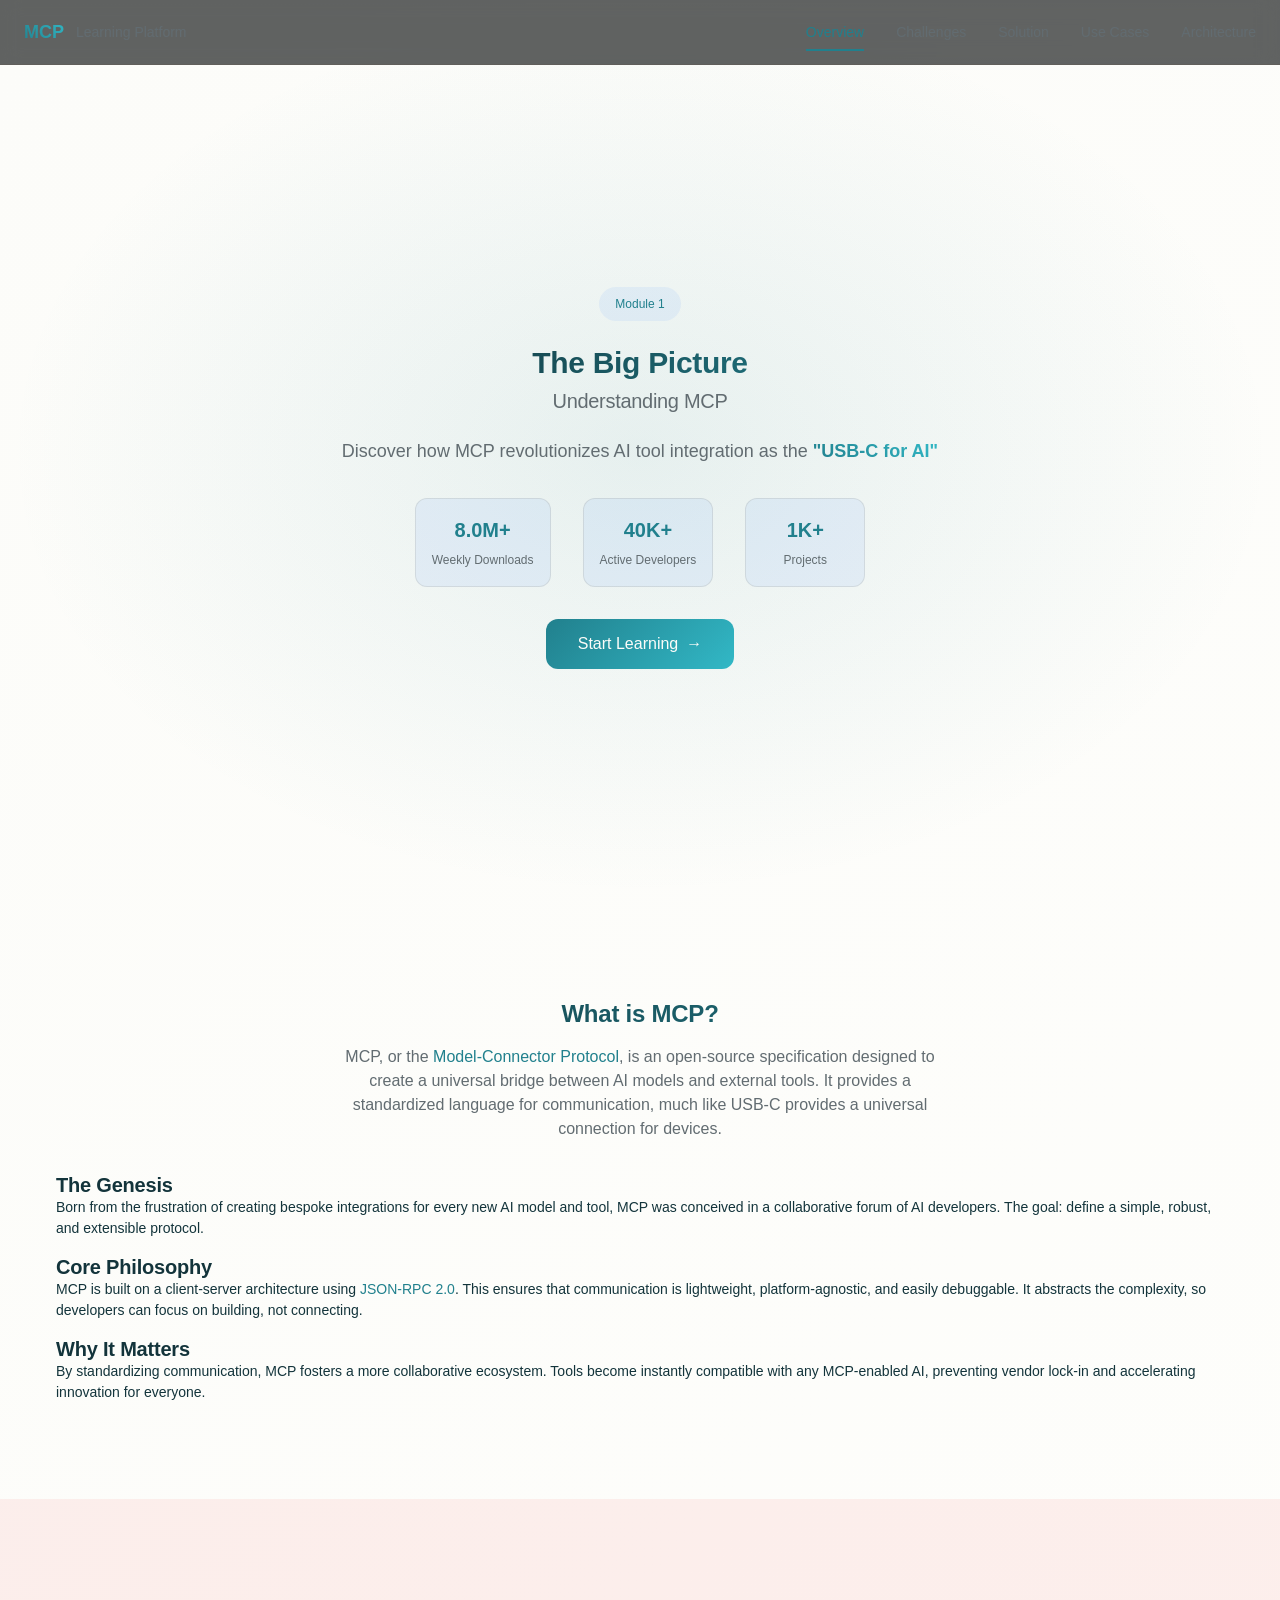
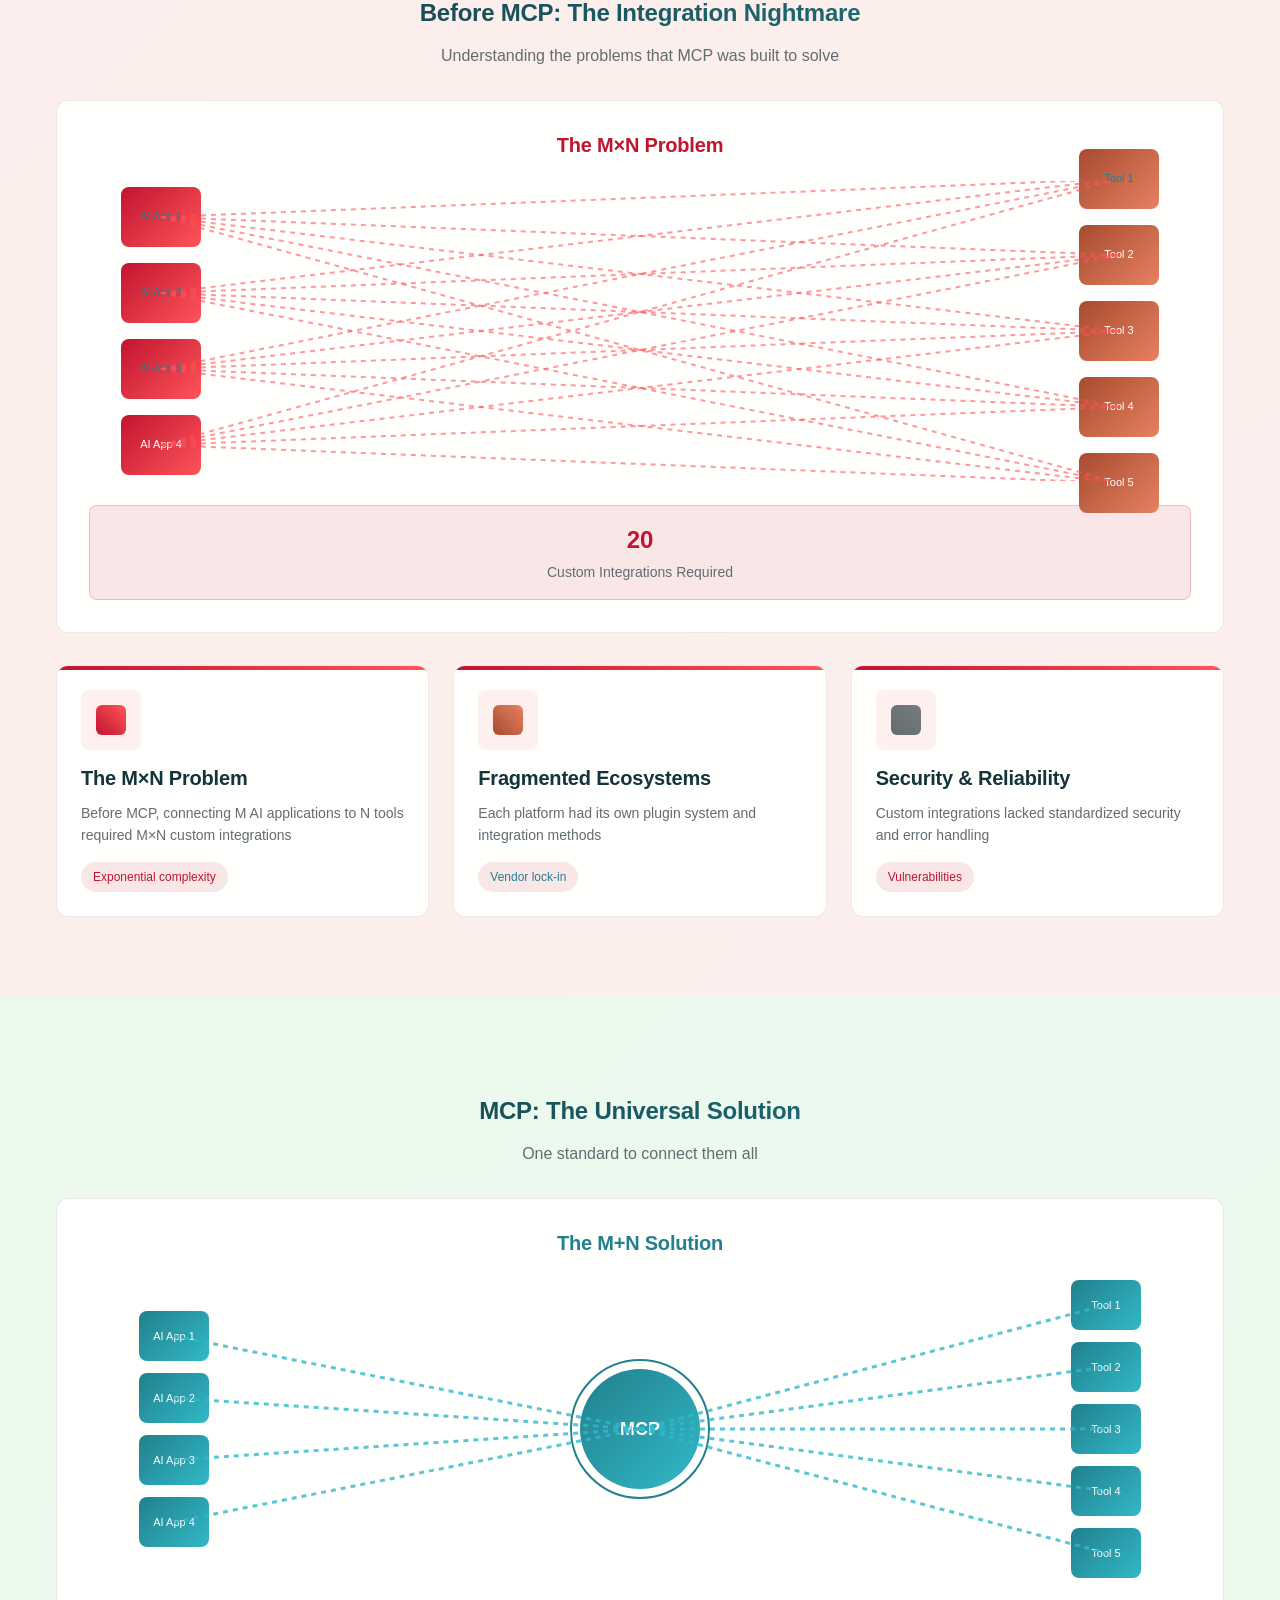
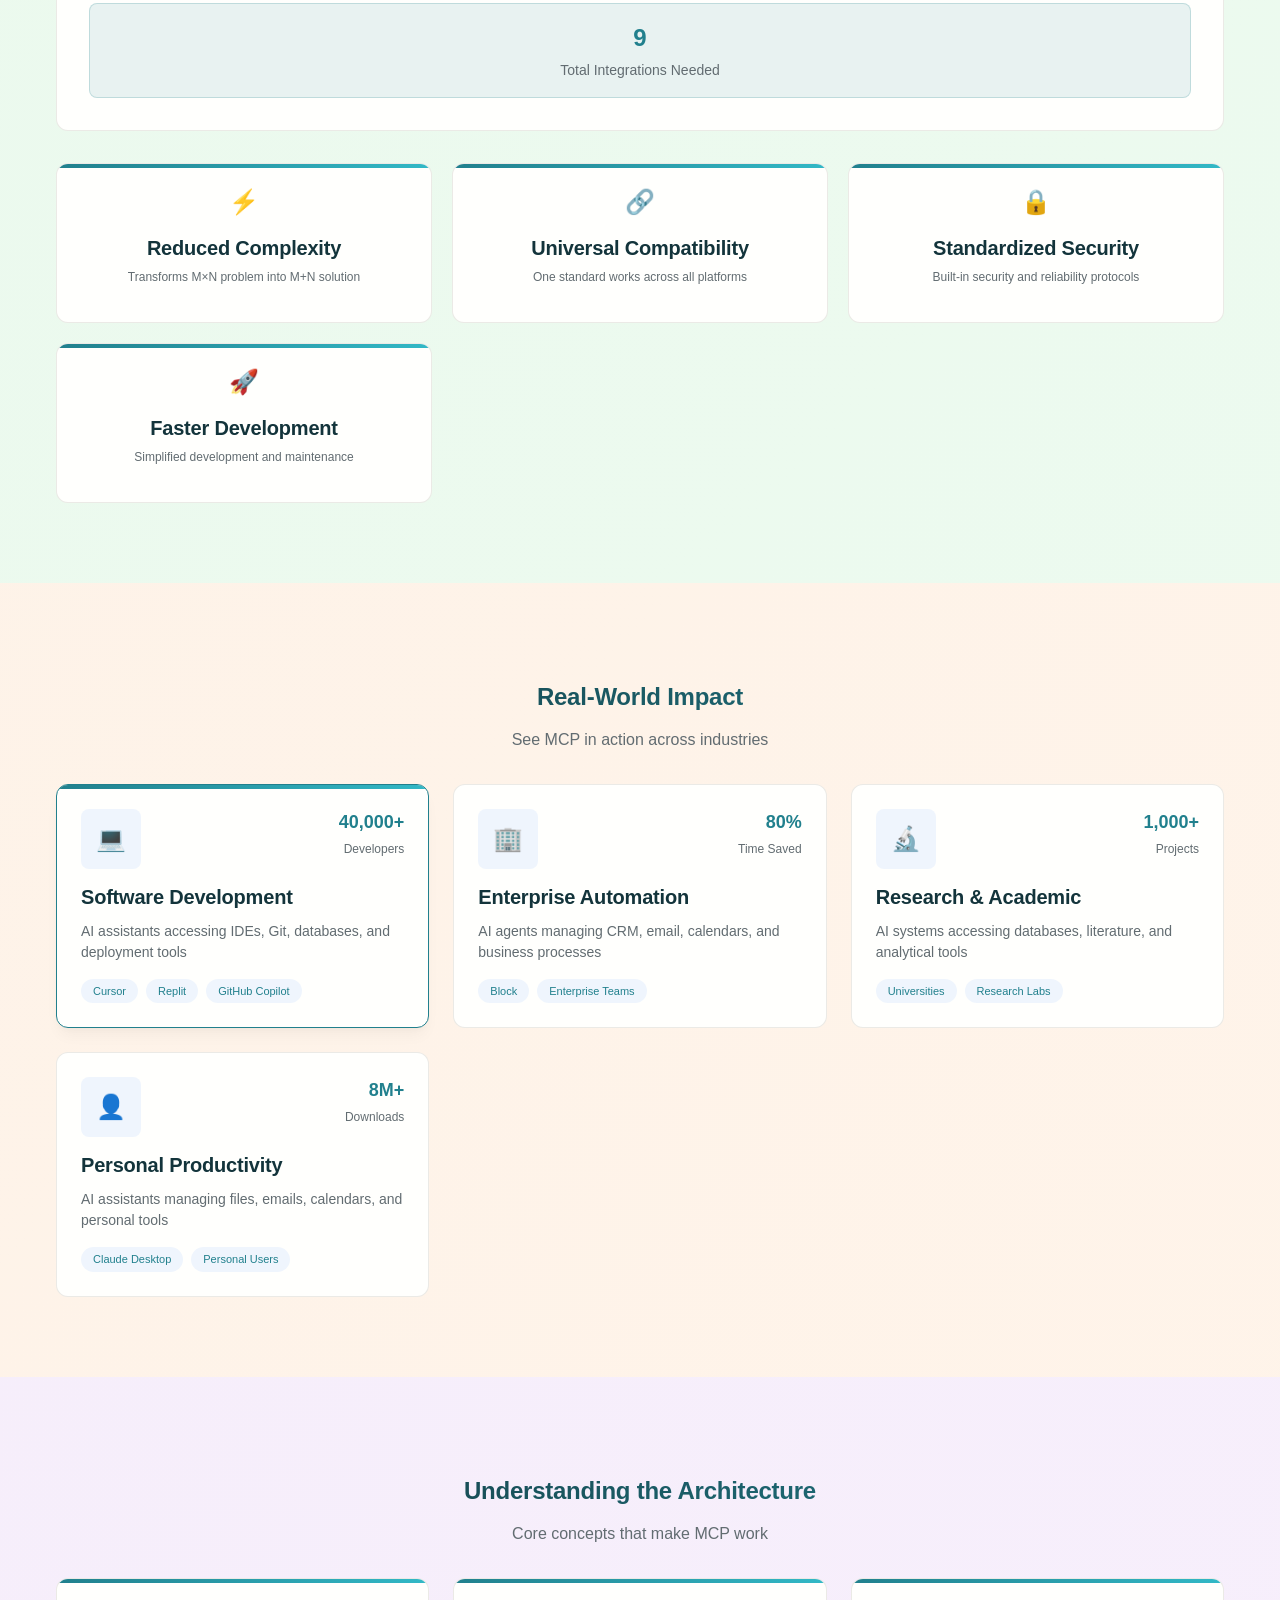
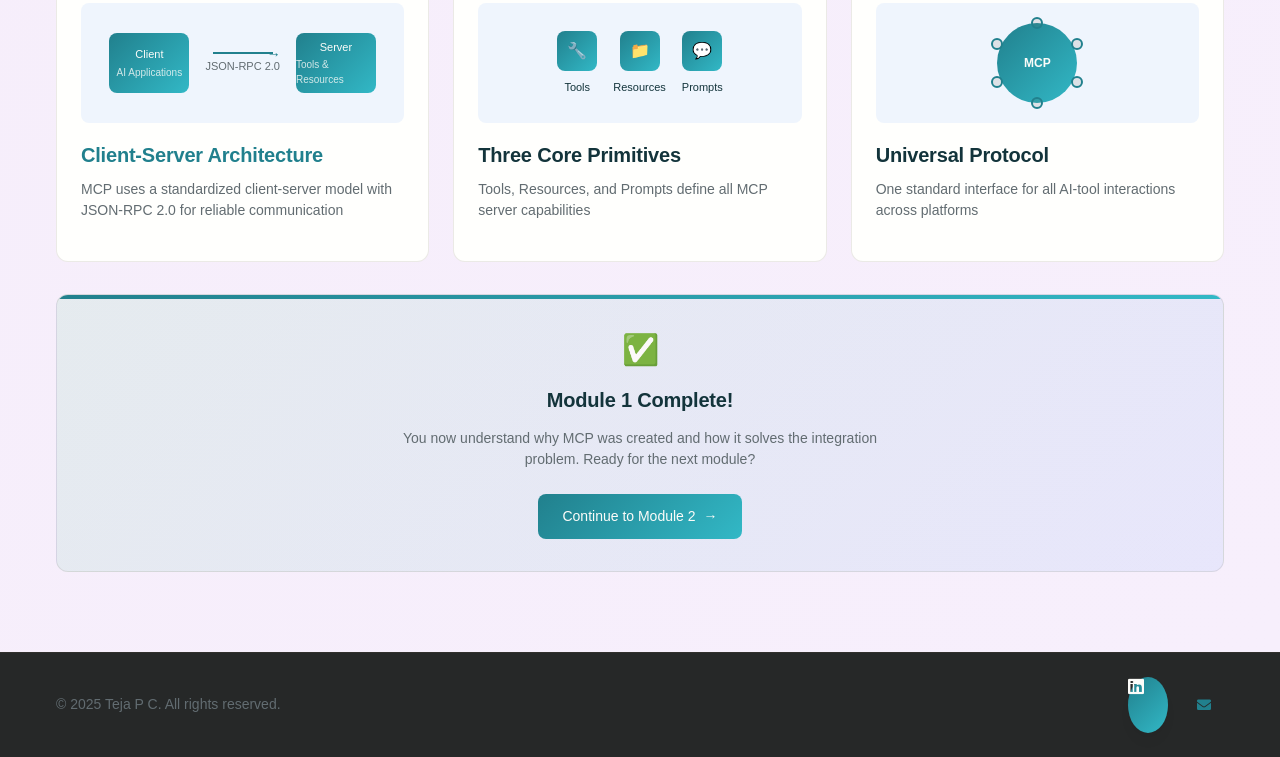
<file: Module 1 & 2/index.html>
<!DOCTYPE html>
<html lang="en">
<head>
    <meta charset="UTF-8">
    <meta name="viewport" content="width=device-width, initial-scale=1.0">
    <title>Module 1: The Big Picture - MCP Learning Platform</title>
    <link rel="stylesheet" href="style.css">
    <link
  rel="stylesheet"
  href="https://cdnjs.cloudflare.com/ajax/libs/font-awesome/5.15.4/css/all.min.css"
/>
</head>
<body>
    <div class="app-container">
        <nav class="main-nav">
            <div class="nav-container">
                <div class="nav-brand">
                    <span class="nav-logo">MCP</span>
                    <span class="nav-title">Learning Platform</span>
                </div>
                <div class="nav-links">
                    <a href="#hero" class="nav-link">Overview</a>
                    <a href="#challenges" class="nav-link">Challenges</a>
                    <a href="#solution" class="nav-link">Solution</a>
                    <a href="#use-cases" class="nav-link">Use Cases</a>
                    <a href="#architecture" class="nav-link">Architecture</a>
                </div>
            </div>
        </nav>

        <section id="hero" class="hero-section">
            <div class="hero-background">
                <div class="floating-cube cube-1"></div>
                <div class="floating-cube cube-2"></div>
                <div class="floating-cube cube-3"></div>
                <div class="floating-cube cube-4"></div>
            </div>
            <div class="hero-content">
                <div class="hero-badge">Module 1</div>
                <h1 class="hero-title">
                    <span class="title-main">The Big Picture</span>
                    <span class="title-sub">Understanding MCP</span>
                </h1>
                <p class="hero-subtitle">
                    Discover how MCP revolutionizes AI tool integration as the 
                    <span class="highlight">"USB-C for AI"</span>
                </p>
                <div class="hero-stats">
                    <div class="stat-item">
                        <span class="stat-number" data-count="8000000">0</span>
                        <span class="stat-label">Weekly Downloads</span>
                    </div>
                    <div class="stat-item">
                        <span class="stat-number" data-count="40000">0</span>
                        <span class="stat-label">Active Developers</span>
                    </div>
                    <div class="stat-item">
                        <span class="stat-number" data-count="1000">0</span>
                        <span class="stat-label">Projects</span>
                    </div>
                </div>
                <button class="cta-button" onclick="scrollToSection('#challenges')">
                    Start Learning
                    <span class="button-icon">→</span>
                </button>
            </div>
        </section>

        
        <section id="introduction" class="section introduction-section">
            <div class="container">
                <div class="section-header">
                    <h2 class="section-title">What is MCP?</h2>
                    <p class="section-subtitle">MCP, or the <a href="https://modelcontextprotocol.io/" target="_blank">Model-Connector Protocol</a>, is an open-source specification designed to create a universal bridge between AI models and external tools. It provides a standardized language for communication, much like USB-C provides a universal connection for devices.</p>
                </div>
                <div class="intro-timeline">
                    <div class="timeline-item">
                        <div class="timeline-content">
                            <h3>The Genesis</h3>
                            <p>Born from the frustration of creating bespoke integrations for every new AI model and tool, MCP was conceived in a collaborative forum of AI developers. The goal: define a simple, robust, and extensible protocol.</p>
                        </div>
                    </div>
                    <div class="timeline-item">
                        <div class="timeline-content">
                            <h3>Core Philosophy</h3>
                            <p>MCP is built on a client-server architecture using <a href="https://www.jsonrpc.org/specification" target="_blank">JSON-RPC 2.0</a>. This ensures that communication is lightweight, platform-agnostic, and easily debuggable. It abstracts the complexity, so developers can focus on building, not connecting.</p>
                        </div>
                    </div>
                    <div class="timeline-item">
                        <div class="timeline-content">
                            <h3>Why It Matters</h3>
                            <p>By standardizing communication, MCP fosters a more collaborative ecosystem. Tools become instantly compatible with any MCP-enabled AI, preventing vendor lock-in and accelerating innovation for everyone.</p>
                        </div>
                    </div>
                </div>
            </div>
        </section>

        
        <section id="challenges" class="section challenges-section">
            <div class="container">
                <div class="section-header">
                    <h2 class="section-title">Before MCP: The Integration Nightmare</h2>
                    <p class="section-subtitle">Understanding the problems that MCP was built to solve</p>
                </div>
                
                <div class="challenges-visualization">
                    <div class="viz-container">
                        <div class="before-mcp-viz">
                            <h3>The M×N Problem</h3>
                            <div class="connection-chaos">
                                <div class="ai-apps">
                                    <div class="app-node app-1" data-tooltip="Claude"><a href="https://www.anthropic.com/claude" target="_blank">AI App 1</a></div>
                                    <div class="app-node app-2" data-tooltip="GPT"><a href="https://openai.com/gpt-4" target="_blank">AI App 2</a></div>
                                    <div class="app-node app-3" data-tooltip="Copilot"><a href="https://github.com/features/copilot" target="_blank">AI App 3</a></div>
                                    <div class="app-node app-4" data-tooltip="Custom">AI App 4</div>
                                </div>
                                <div class="connection-lines">
                                    </div>
                                <div class="tools">
                                    <div class="tool-node tool-1" data-tooltip="Git"><a href="https://git-scm.com/" target="_blank">Tool 1</a></div>
                                    <div class="tool-node tool-2" data-tooltip="Database">Tool 2</div>
                                    <div class="tool-node tool-3" data-tooltip="Email">Tool 3</div>
                                    <div class="tool-node tool-4" data-tooltip="Calendar">Tool 4</div>
                                    <div class="tool-node tool-5" data-tooltip="Files">Tool 5</div>
                                </div>
                            </div>
                            <div class="problem-counter">
                                <span class="counter-number">20</span>
                                <span class="counter-label">Custom Integrations Required</span>
                            </div>
                        </div>
                    </div>
                </div>

                <div class="challenges-grid">
                    <div class="challenge-card">
                        <div class="card-icon">
                            <div class="icon-complexity"></div>
                        </div>
                        <h3>The M×N Problem</h3>
                        <p>Before MCP, connecting M AI applications to N tools required M×N custom integrations</p>
                        <div class="impact-tag">Exponential complexity</div>
                    </div>
                    
                    <div class="challenge-card">
                        <div class="card-icon">
                            <div class="icon-fragmented"></div>
                        </div>
                        <h3>Fragmented Ecosystems</h3>
                        <p>Each platform had its own plugin system and integration methods</p>
                        <div class="impact-tag"><a href="https://dashdevs.com/blog/how-to-avoid-vendor-lock-in-traps/#:~:text=Vendor%20lock%2Din%20occurs%20when,incompatible%20systems%2C%20or%20contractual%20restrictions." target="_blank">Vendor lock-in</a></div>
                    </div>
                    
                    <div class="challenge-card">
                        <div class="card-icon">
                            <div class="icon-security"></div>
                        </div>
                        <h3>Security & Reliability</h3>
                        <p>Custom integrations lacked standardized security and error handling</p>
                        <div class="impact-tag">Vulnerabilities</div>
                    </div>
                </div>
            </div>
        </section>

        <section id="solution" class="section solution-section">
            <div class="container">
                <div class="section-header">
                    <h2 class="section-title">MCP: The Universal Solution</h2>
                    <p class="section-subtitle">One standard to connect them all</p>
                </div>

                <div class="solution-visualization">
                    <div class="viz-container">
                        <div class="after-mcp-viz">
                            <h3>The M+N Solution</h3>
                            <div class="mcp-hub">
                                <div class="ai-apps-new">
                                    <div class="app-node-new app-1">AI App 1</div>
                                    <div class="app-node-new app-2">AI App 2</div>
                                    <div class="app-node-new app-3">AI App 3</div>
                                    <div class="app-node-new app-4">AI App 4</div>
                                </div>
                                <div class="mcp-core">
                                    <div class="mcp-logo">MCP</div>
                                    <div class="protocol-ring"></div>
                                </div>
                                <div class="tools-new">
                                    <div class="tool-node-new tool-1">Tool 1</div>
                                    <div class="tool-node-new tool-2">Tool 2</div>
                                    <div class="tool-node-new tool-3">Tool 3</div>
                                    <div class="tool-node-new tool-4">Tool 4</div>
                                    <div class="tool-node-new tool-5">Tool 5</div>
                                </div>
                            </div>
                            <div class="solution-counter">
                                <span class="counter-number">9</span>
                                <span class="counter-label">Total Integrations Needed</span>
                            </div>
                        </div>
                    </div>
                </div>

                <div class="benefits-grid">
                    <div class="benefit-card">
                        <div class="benefit-icon">⚡</div>
                        <h3>Reduced Complexity</h3>
                        <p>Transforms M×N problem into M+N solution</p>
                    </div>
                    <div class="benefit-card">
                        <div class="benefit-icon">🔗</div>
                        <h3>Universal Compatibility</h3>
                        <p>One standard works across all platforms</p>
                    </div>
                    <div class="benefit-card">
                        <div class="benefit-icon">🔒</div>
                        <h3>Standardized Security</h3>
                        <p>Built-in security and reliability protocols</p>
                    </div>
                    <div class="benefit-card">
                        <div class="benefit-icon">🚀</div>
                        <h3>Faster Development</h3>
                        <p>Simplified development and maintenance</p>
                    </div>
                </div>
            </div>
        </section>

        <section id="use-cases" class="section use-cases-section">
            <div class="container">
                <div class="section-header">
                    <h2 class="section-title">Real-World Impact</h2>
                    <p class="section-subtitle">See MCP in action across industries</p>
                </div>

                <div class="use-cases-grid">
                    <div class="use-case-card active" data-category="development">
                        <div class="card-header">
                            <div class="card-icon-large">💻</div>
                            <div class="card-stats">
                                <span class="stat-number">40,000+</span>
                                <span class="stat-label">Developers</span>
                            </div>
                        </div>
                        <h3>Software Development</h3>
                        <p>AI assistants accessing IDEs, Git, databases, and deployment tools</p>
                        <div class="companies">
                            <span class="company-tag"><a href="https://cursor.sh/" target="_blank">Cursor</a></span>
                            <span class="company-tag"><a href="https://replit.com/" target="_blank">Replit</a></span>
                            <span class="company-tag"><a href="https://github.com/features/copilot" target="_blank">GitHub Copilot</a></span>
                        </div>
                    </div>

                    <div class="use-case-card" data-category="enterprise">
                        <div class="card-header">
                            <div class="card-icon-large">🏢</div>
                            <div class="card-stats">
                                <span class="stat-number">80%</span>
                                <span class="stat-label">Time Saved</span>
                            </div>
                        </div>
                        <h3>Enterprise Automation</h3>
                        <p>AI agents managing CRM, email, calendars, and business processes</p>
                        <div class="companies">
                            <span class="company-tag"><a href="https://block.xyz/" target="_blank">Block</a></span>
                            <span class="company-tag">Enterprise Teams</span>
                        </div>
                    </div>

                    <div class="use-case-card" data-category="research">
                        <div class="card-header">
                            <div class="card-icon-large">🔬</div>
                            <div class="card-stats">
                                <span class="stat-number">1,000+</span>
                                <span class="stat-label">Projects</span>
                            </div>
                        </div>
                        <h3>Research & Academic</h3>
                        <p>AI systems accessing databases, literature, and analytical tools</p>
                        <div class="companies">
                            <span class="company-tag">Universities</span>
                            <span class="company-tag">Research Labs</span>
                        </div>
                    </div>

                    <div class="use-case-card" data-category="personal">
                        <div class="card-header">
                            <div class="card-icon-large">👤</div>
                            <div class="card-stats">
                                <span class="stat-number">8M+</span>
                                <span class="stat-label">Downloads</span>
                            </div>
                        </div>
                        <h3>Personal Productivity</h3>
                        <p>AI assistants managing files, emails, calendars, and personal tools</p>
                        <div class="companies">
                            <span class="company-tag">Claude Desktop</span>
                            <span class="company-tag">Personal Users</span>
                        </div>
                    </div>
                </div>
            </div>
        </section>

        <section id="architecture" class="section architecture-section">
            <div class="container">
                <div class="section-header">
                    <h2 class="section-title">Understanding the Architecture</h2>
                    <p class="section-subtitle">Core concepts that make MCP work</p>
                </div>

                <div class="architecture-grid">
                    <div class="concept-card" data-concept="client-server">
                        <div class="concept-visual">
                            <div class="client-server-diagram">
                                <div class="client-node">
                                    <span>Client</span>
                                    <div class="node-detail">AI Applications</div>
                                </div>
                                <div class="protocol-connection">
                                    <div class="connection-line"></div>
                                    <div class="protocol-label">JSON-RPC 2.0</div>
                                </div>
                                <div class="server-node">
                                    <span>Server</span>
                                    <div class="node-detail">Tools & Resources</div>
                                </div>
                            </div>
                        </div>
                        <h3><a href="https://cs.uwaterloo.ca/~m2nagapp/courses/CS446/1195/Arch_Design_Activity/ClientServer.pdf" target="_blank">Client-Server Architecture</a></h3>
                        <p>MCP uses a standardized client-server model with JSON-RPC 2.0 for reliable communication</p>
                    </div>

                    <div class="concept-card" data-concept="primitives">
                        <div class="concept-visual">
                            <div class="primitives-diagram">
                                <div class="primitive tools-primitive">
                                    <div class="primitive-icon">🔧</div>
                                    <span>Tools</span>
                                </div>
                                <div class="primitive resources-primitive">
                                    <div class="primitive-icon">📁</div>
                                    <span>Resources</span>
                                </div>
                                <div class="primitive prompts-primitive">
                                    <div class="primitive-icon">💬</div>
                                    <span>Prompts</span>
                                </div>
                            </div>
                        </div>
                        <h3>Three Core Primitives</h3>
                        <p>Tools, Resources, and Prompts define all MCP server capabilities</p>
                    </div>

                    <div class="concept-card" data-concept="protocol">
                        <div class="concept-visual">
                            <div class="protocol-diagram">
                                <div class="universal-hub">
                                    <div class="hub-core">MCP</div>
                                    <div class="connection-point cp-1"></div>
                                    <div class="connection-point cp-2"></div>
                                    <div class="connection-point cp-3"></div>
                                    <div class="connection-point cp-4"></div>
                                    <div class="connection-point cp-5"></div>
                                    <div class="connection-point cp-6"></div>
                                </div>
                            </div>
                        </div>
                        <h3>Universal Protocol</h3>
                        <p>One standard interface for all AI-tool interactions across platforms</p>
                    </div>
                </div>

                <div class="completion-section">
                    <div class="completion-card">
                        <div class="completion-icon">✅</div>
                        <h3>Module 1 Complete!</h3>
                        <p>You now understand why MCP was created and how it solves the integration problem. Ready for the next module?</p>
                        <button class="btn btn--primary next-module-btn">
                            Continue to Module 2
                            <span class="button-icon">→</span>
                        </button>
                    </div>
                </div>
            </div>
        </section>

        <div class="fab-container">
            <button class="fab" onclick="scrollToTop()">
                <span class="fab-icon">↑</span>
            </button>
        </div>
    </div>

    <footer class="footer">
        <div class="container">
            <div class="footer-content">
                <a href="https://teja3d.netlify.app"><p>&copy; 2025 Teja P C. All rights reserved.</p></a>
                <div class="footer-links">
                    <a href="https://www.linkedin.com/in/tejapc" target="_blank">
                        <i class="fab fa-linkedin"></i>
                    </a>
                    <a href="mailto:pcteja2000@gmail.com">
                        <i class="fas fa-envelope"></i>
                    </a>
                </div>
            </div>
        </div>
    </footer>

    <script src="app.js"></script>
</body>
</html>
</file>
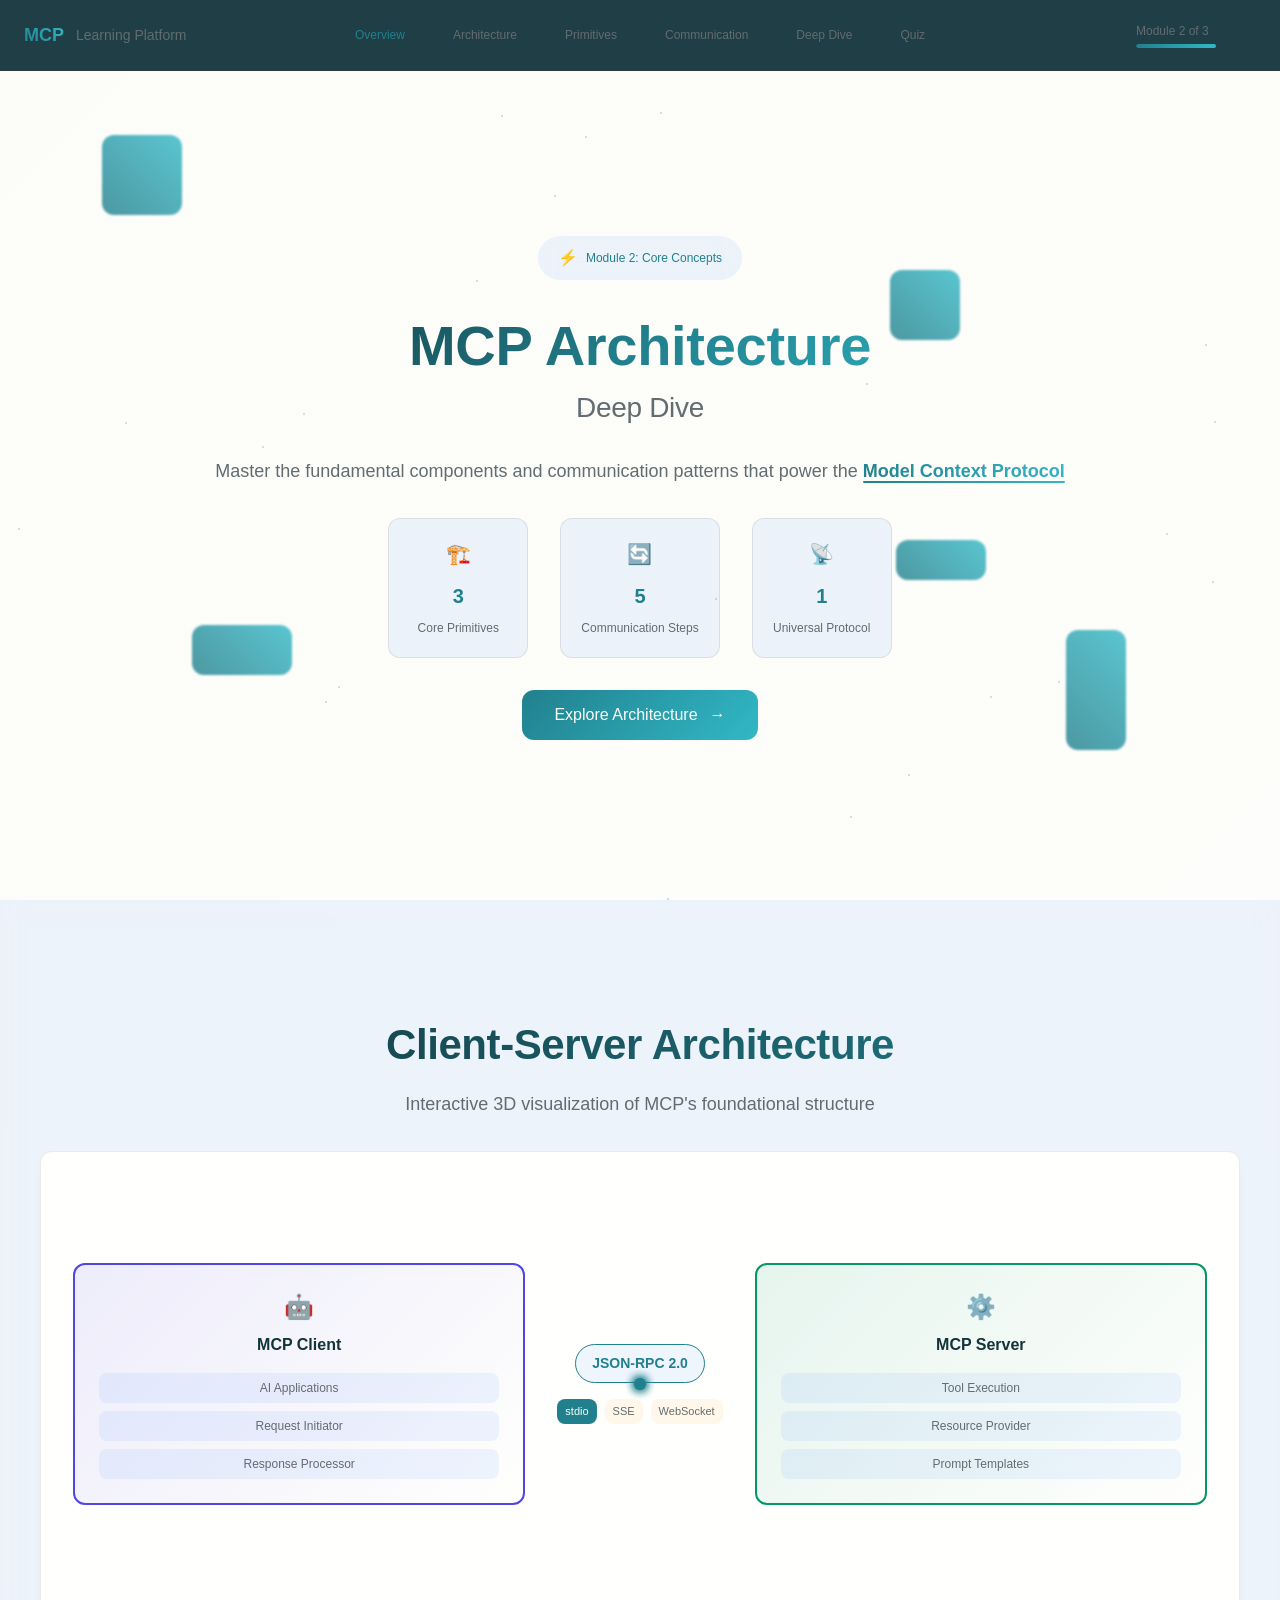
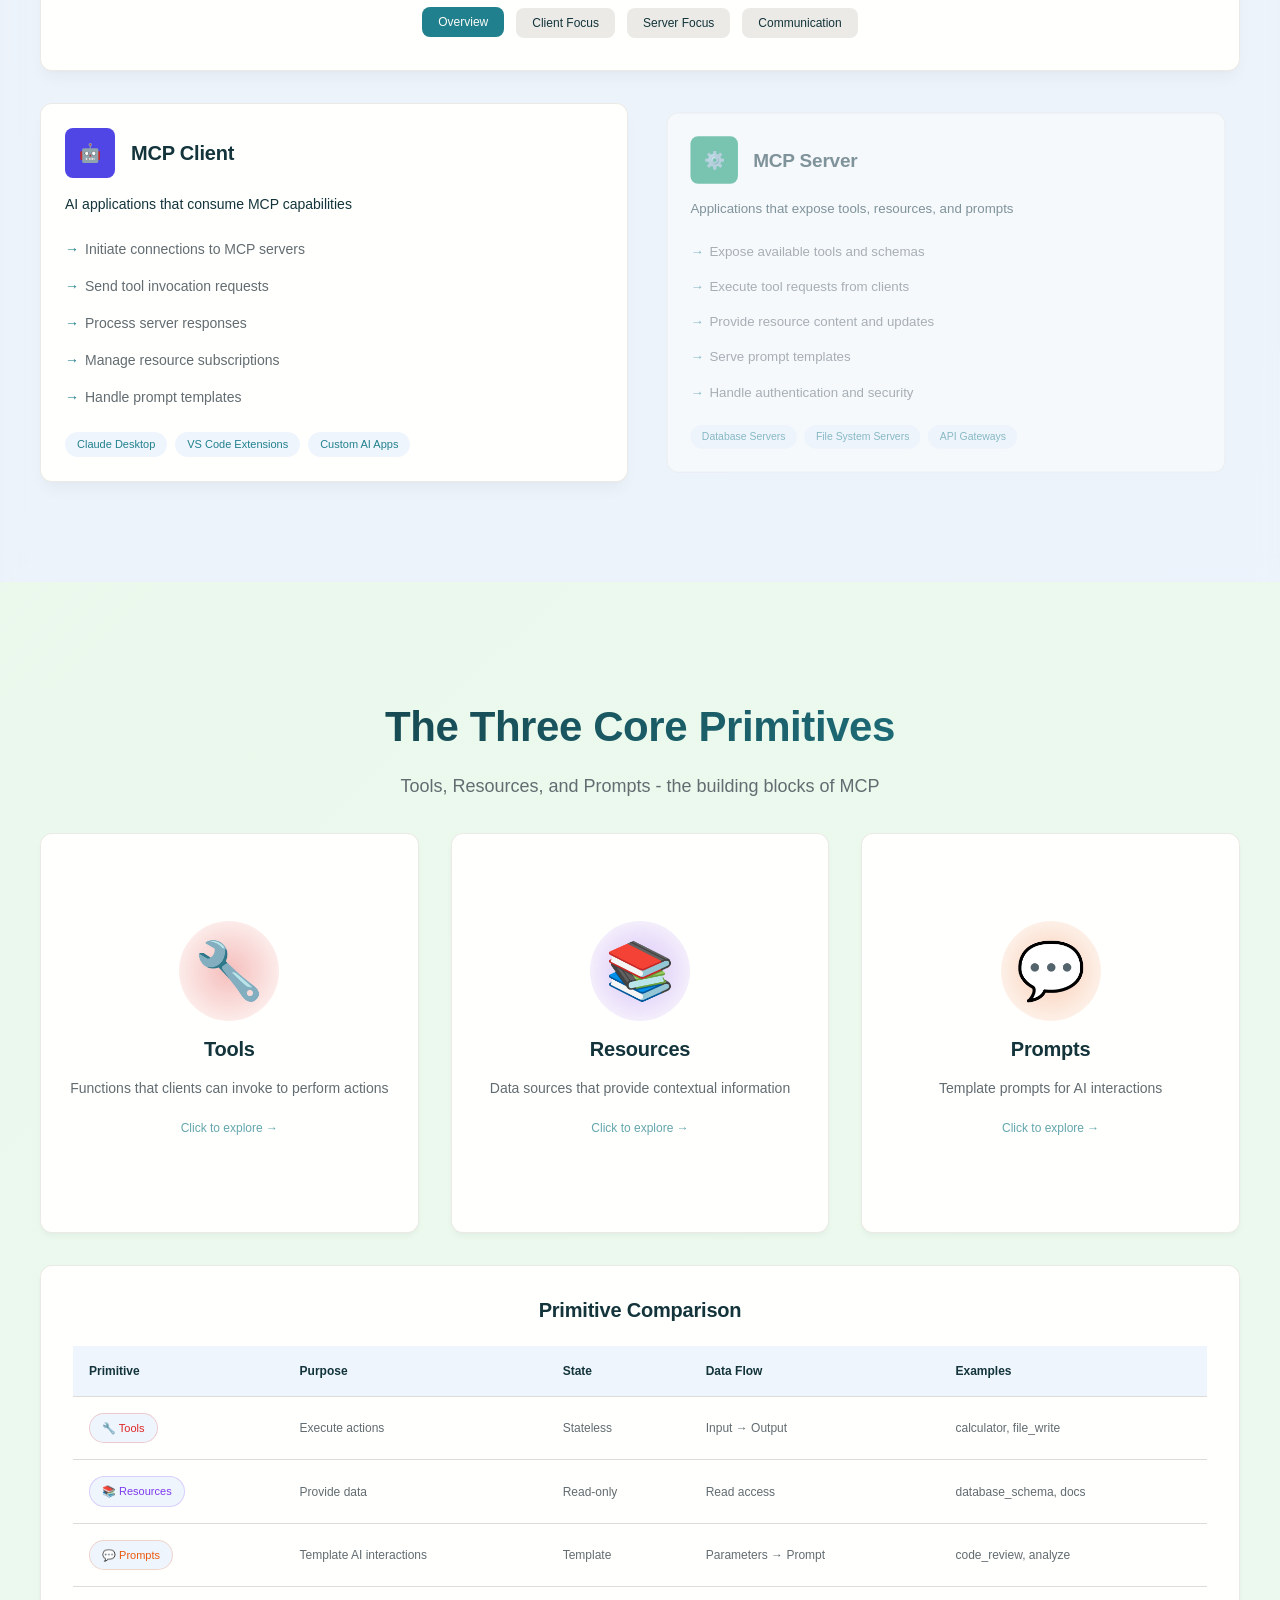
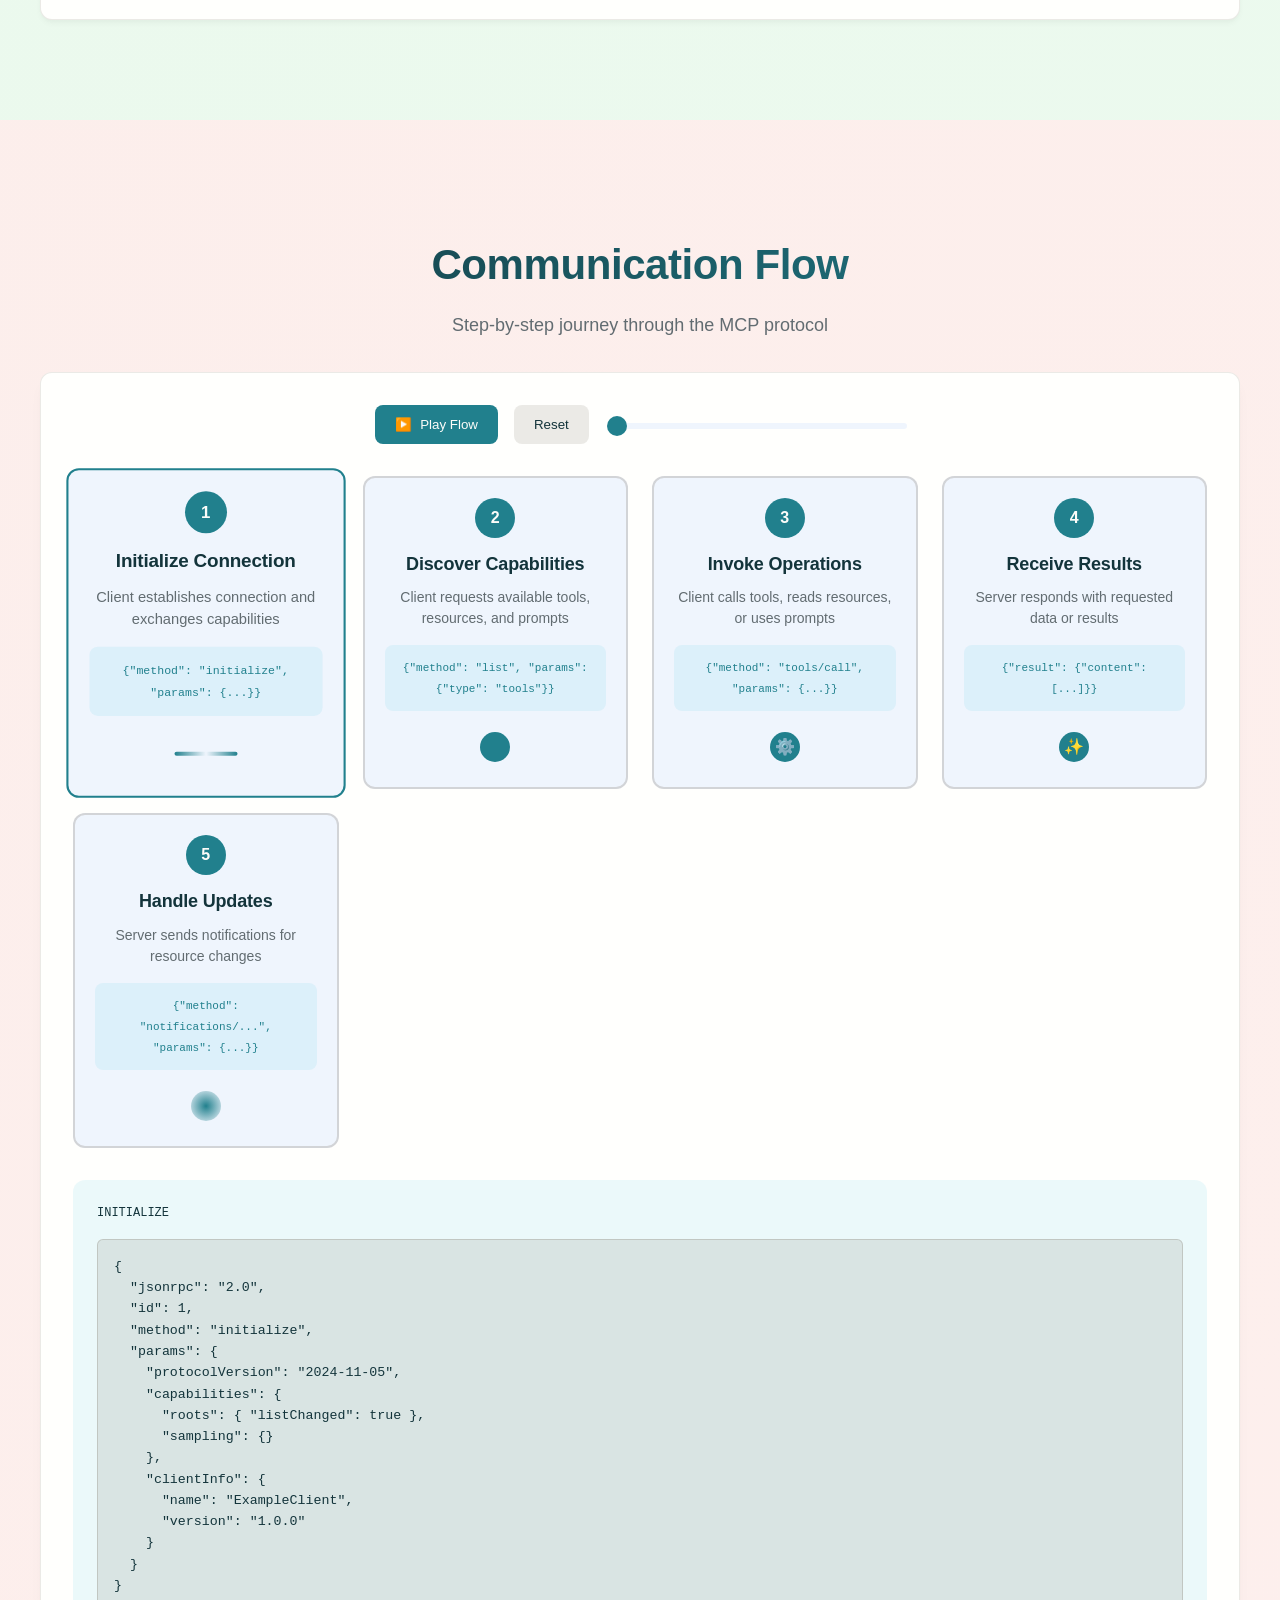
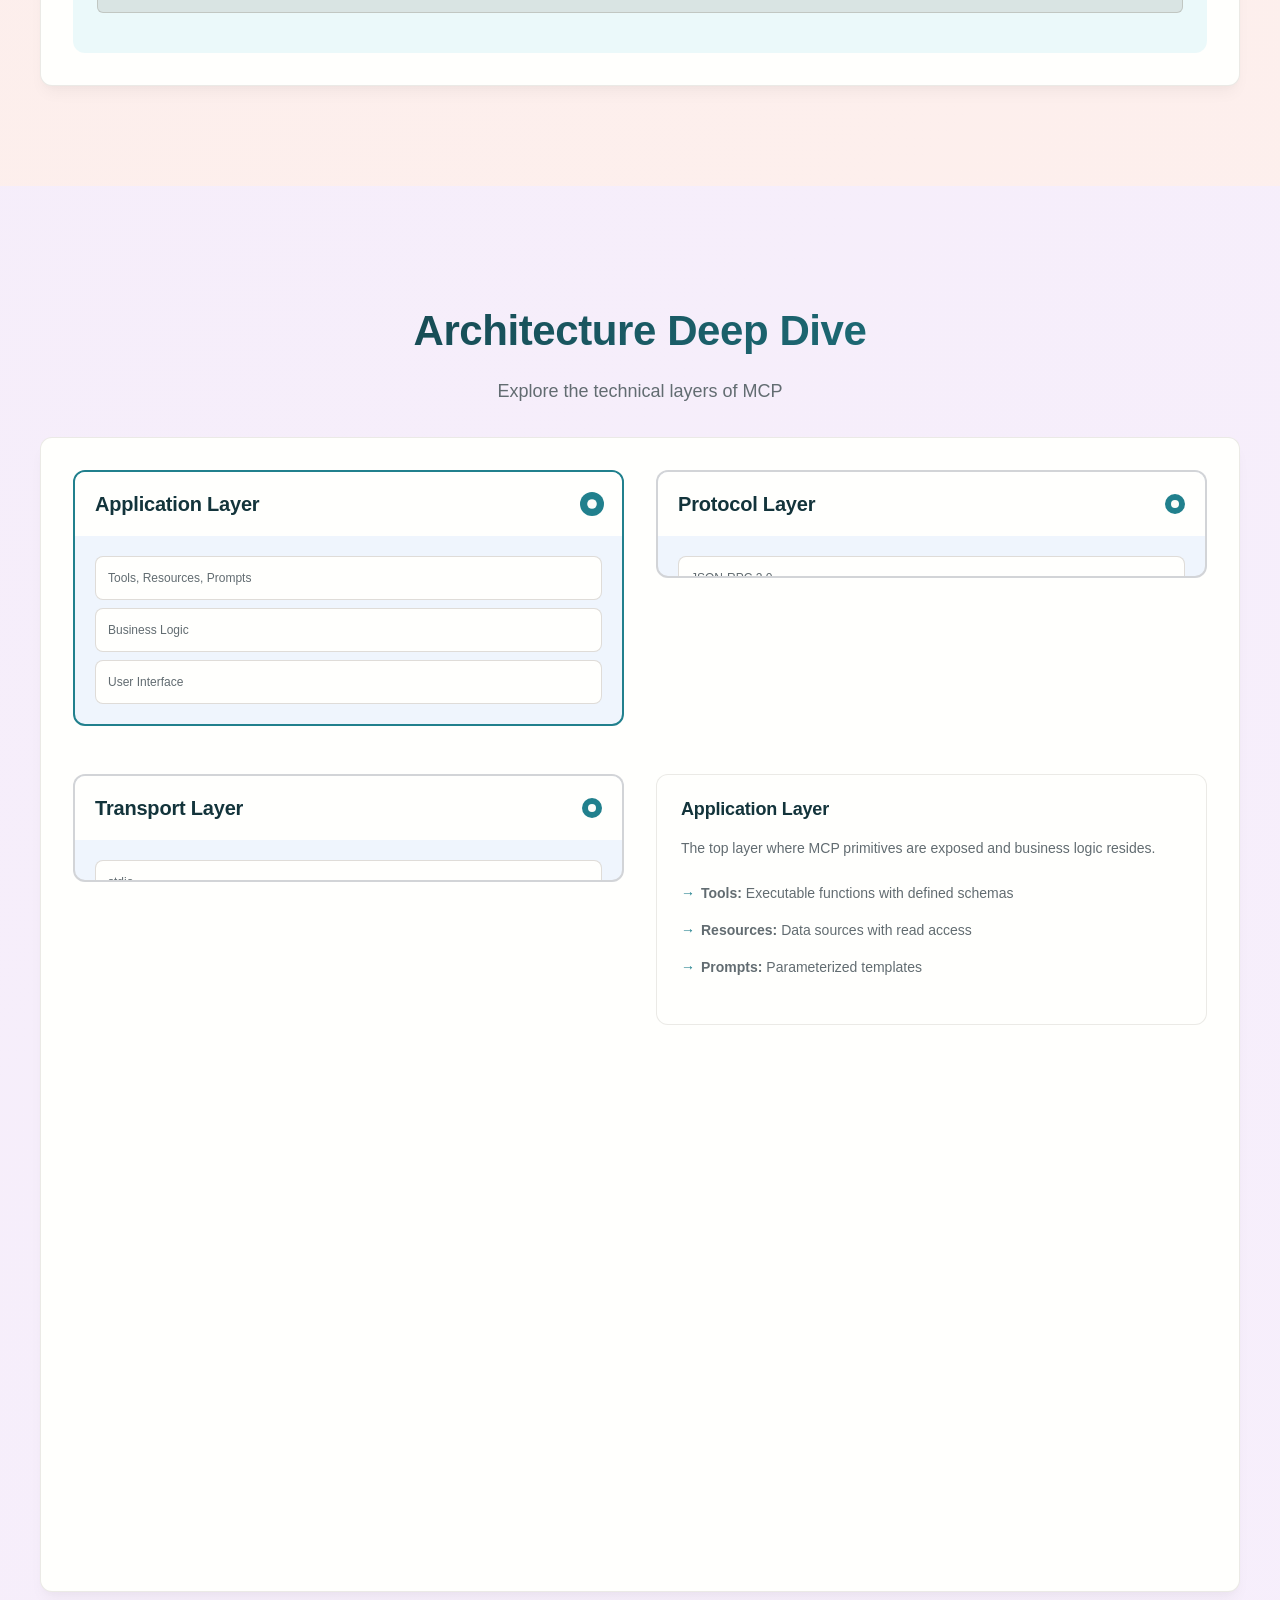
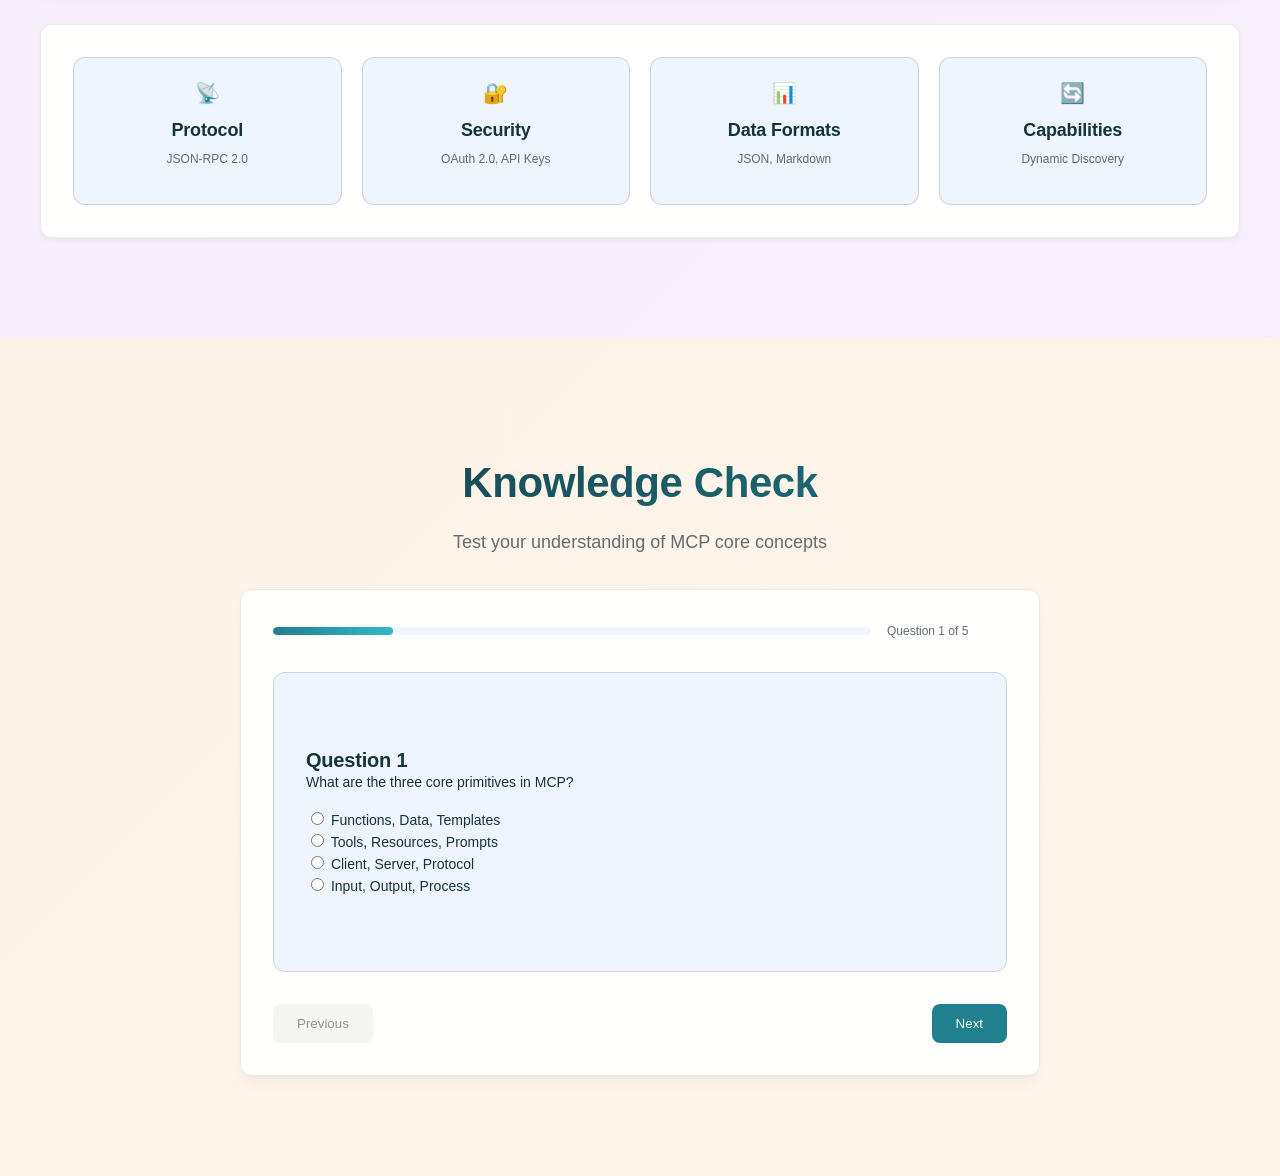
<file: Module 1 & 2/Module_2/index.html>
<!DOCTYPE html>
<html lang="en">
<head>
    <meta charset="UTF-8">
    <meta name="viewport" content="width=device-width, initial-scale=1.0">
    <title>Module 2: Core Concepts - MCP Architecture Deep Dive</title>
    <link rel="stylesheet" href="style.css">
</head>
<body>
    <div class="app-container">
        <!-- Navigation -->
        <nav class="main-nav">
            <div class="nav-container">
                <div class="nav-brand">
                    <span class="nav-logo">MCP</span>
                    <span class="nav-title">Learning Platform</span>
                </div>
                <div class="nav-links">
                    <a href="#hero" class="nav-link">Overview</a>
                    <a href="#architecture" class="nav-link">Architecture</a>
                    <a href="#primitives" class="nav-link">Primitives</a>
                    <a href="#communication" class="nav-link">Communication</a>
                    <a href="#deep-dive" class="nav-link">Deep Dive</a>
                    <a href="#quiz" class="nav-link">Quiz</a>
                </div>
                <div class="progress-indicator">
                    <span class="progress-text">Module 2 of 3</span>
                    <div class="progress-bar">
                        <div class="progress-fill" style="width: 66.67%"></div>
                    </div>
                </div>
            </div>
        </nav>

        <!-- Hero Section -->
        <section id="hero" class="hero-section">
            <div class="hero-background">
                <div class="geometric-shape shape-1"></div>
                <div class="geometric-shape shape-2"></div>
                <div class="geometric-shape shape-3"></div>
                <div class="geometric-shape shape-4"></div>
                <div class="geometric-shape shape-5"></div>
                <div class="particle-field">
                    <!-- Particles will be generated by JavaScript -->
                </div>
            </div>
            <div class="hero-content">
                <div class="hero-badge">
                    <span class="badge-icon">⚡</span>
                    Module 2: Core Concepts
                </div>
                <h1 class="hero-title">
                    <span class="title-main">MCP Architecture</span>
                    <span class="title-sub">Deep Dive</span>
                </h1>
                <p class="hero-subtitle">
                    Master the fundamental components and communication patterns that power the 
                    <span class="highlight">Model Context Protocol</span>
                </p>
                <div class="hero-stats">
                    <div class="stat-item">
                        <div class="stat-icon">🏗️</div>
                        <span class="stat-number">3</span>
                        <span class="stat-label">Core Primitives</span>
                    </div>
                    <div class="stat-item">
                        <div class="stat-icon">🔄</div>
                        <span class="stat-number">5</span>
                        <span class="stat-label">Communication Steps</span>
                    </div>
                    <div class="stat-item">
                        <div class="stat-icon">📡</div>
                        <span class="stat-number">1</span>
                        <span class="stat-label">Universal Protocol</span>
                    </div>
                </div>
                <button class="cta-button" onclick="scrollToSection('#architecture')">
                    Explore Architecture
                    <span class="button-icon">→</span>
                </button>
            </div>
        </section>

        <!-- Client-Server Architecture Section -->
        <section id="architecture" class="section architecture-section">
            <div class="container">
                <div class="section-header">
                    <h2 class="section-title">Client-Server Architecture</h2>
                    <p class="section-subtitle">Interactive 3D visualization of MCP's foundational structure</p>
                </div>

                <div class="architecture-visualization">
                    <div class="viz-container">
                        <div class="architecture-scene" id="architecture-scene">
                            <!-- Client Side -->
                            <div class="client-side">
                                <div class="node-3d client-node" data-info="client">
                                    <div class="node-core">
                                        <div class="node-icon">🤖</div>
                                        <span class="node-label">MCP Client</span>
                                    </div>
                                    <div class="node-details">
                                        <div class="detail-item">AI Applications</div>
                                        <div class="detail-item">Request Initiator</div>
                                        <div class="detail-item">Response Processor</div>
                                    </div>
                                </div>
                            </div>

                            <!-- Communication Channel -->
                            <div class="communication-channel">
                                <div class="data-packet packet-1"></div>
                                <div class="data-packet packet-2"></div>
                                <div class="data-packet packet-3"></div>
                                <div class="protocol-label">JSON-RPC 2.0</div>
                                <div class="transport-methods">
                                    <div class="method-tag active">stdio</div>
                                    <div class="method-tag">SSE</div>
                                    <div class="method-tag">WebSocket</div>
                                </div>
                            </div>

                            <!-- Server Side -->
                            <div class="server-side">
                                <div class="node-3d server-node" data-info="server">
                                    <div class="node-core">
                                        <div class="node-icon">⚙️</div>
                                        <span class="node-label">MCP Server</span>
                                    </div>
                                    <div class="node-details">
                                        <div class="detail-item">Tool Execution</div>
                                        <div class="detail-item">Resource Provider</div>
                                        <div class="detail-item">Prompt Templates</div>
                                    </div>
                                </div>
                            </div>
                        </div>

                        <div class="architecture-controls">
                            <button class="control-btn active" data-view="overview">Overview</button>
                            <button class="control-btn" data-view="client">Client Focus</button>
                            <button class="control-btn" data-view="server">Server Focus</button>
                            <button class="control-btn" data-view="communication">Communication</button>
                        </div>
                    </div>
                </div>

                <div class="architecture-details">
                    <div class="detail-card client-details active" data-detail="client">
                        <div class="card-header">
                            <div class="card-icon" style="background: #4F46E5;">🤖</div>
                            <h3>MCP Client</h3>
                        </div>
                        <div class="card-content">
                            <p>AI applications that consume MCP capabilities</p>
                            <ul class="responsibilities-list">
                                <li>Initiate connections to MCP servers</li>
                                <li>Send tool invocation requests</li>
                                <li>Process server responses</li>
                                <li>Manage resource subscriptions</li>
                                <li>Handle prompt templates</li>
                            </ul>
                            <div class="examples">
                                <span class="example-tag">Claude Desktop</span>
                                <span class="example-tag">VS Code Extensions</span>
                                <span class="example-tag">Custom AI Apps</span>
                            </div>
                        </div>
                    </div>

                    <div class="detail-card server-details" data-detail="server">
                        <div class="card-header">
                            <div class="card-icon" style="background: #059669;">⚙️</div>
                            <h3>MCP Server</h3>
                        </div>
                        <div class="card-content">
                            <p>Applications that expose tools, resources, and prompts</p>
                            <ul class="responsibilities-list">
                                <li>Expose available tools and schemas</li>
                                <li>Execute tool requests from clients</li>
                                <li>Provide resource content and updates</li>
                                <li>Serve prompt templates</li>
                                <li>Handle authentication and security</li>
                            </ul>
                            <div class="examples">
                                <span class="example-tag">Database Servers</span>
                                <span class="example-tag">File System Servers</span>
                                <span class="example-tag">API Gateways</span>
                            </div>
                        </div>
                    </div>
                </div>
            </div>
        </section>

        <!-- MCP Primitives Section -->
        <section id="primitives" class="section primitives-section">
            <div class="container">
                <div class="section-header">
                    <h2 class="section-title">The Three Core Primitives</h2>
                    <p class="section-subtitle">Tools, Resources, and Prompts - the building blocks of MCP</p>
                </div>

                <div class="primitives-grid">
                    <!-- Tools -->
                    <div class="primitive-card tools-card" data-primitive="tools">
                        <div class="card-3d-wrapper">
                            <div class="card-3d-inner">
                                <div class="card-front">
                                    <div class="primitive-icon tools-icon">
                                        <div class="icon-3d">🔧</div>
                                        <div class="icon-glow"></div>
                                    </div>
                                    <h3>Tools</h3>
                                    <p>Functions that clients can invoke to perform actions</p>
                                    <div class="expand-hint">Click to explore →</div>
                                </div>
                                <div class="card-back">
                                    <h4>Tool Characteristics</h4>
                                    <ul>
                                        <li>Stateless operations</li>
                                        <li>Input/output schemas defined</li>
                                        <li>Can modify external state</li>
                                        <li>Provide immediate results</li>
                                    </ul>
                                    <div class="code-example">
                                        <pre><code>{
  "name": "calculator",
  "description": "Perform math",
  "inputSchema": {
    "type": "object",
    "properties": {
      "expression": {"type": "string"}
    }
  }
}</code></pre>
                                    </div>
                                </div>
                            </div>
                        </div>
                    </div>

                    <!-- Resources -->
                    <div class="primitive-card resources-card" data-primitive="resources">
                        <div class="card-3d-wrapper">
                            <div class="card-3d-inner">
                                <div class="card-front">
                                    <div class="primitive-icon resources-icon">
                                        <div class="icon-3d">📚</div>
                                        <div class="icon-glow"></div>
                                    </div>
                                    <h3>Resources</h3>
                                    <p>Data sources that provide contextual information</p>
                                    <div class="expand-hint">Click to explore →</div>
                                </div>
                                <div class="card-back">
                                    <h4>Resource Characteristics</h4>
                                    <ul>
                                        <li>Read-only access patterns</li>
                                        <li>Can be static or dynamic</li>
                                        <li>Support subscriptions for updates</li>
                                        <li>Structured data with schemas</li>
                                    </ul>
                                    <div class="code-example">
                                        <pre><code>{
  "uri": "database://schema",
  "name": "DB Schema",
  "mimeType": "application/json",
  "description": "Current tables"
}</code></pre>
                                    </div>
                                </div>
                            </div>
                        </div>
                    </div>

                    <!-- Prompts -->
                    <div class="primitive-card prompts-card" data-primitive="prompts">
                        <div class="card-3d-wrapper">
                            <div class="card-3d-inner">
                                <div class="card-front">
                                    <div class="primitive-icon prompts-icon">
                                        <div class="icon-3d">💬</div>
                                        <div class="icon-glow"></div>
                                    </div>
                                    <h3>Prompts</h3>
                                    <p>Template prompts for AI interactions</p>
                                    <div class="expand-hint">Click to explore →</div>
                                </div>
                                <div class="card-back">
                                    <h4>Prompt Characteristics</h4>
                                    <ul>
                                        <li>Parameterized templates</li>
                                        <li>Context-aware suggestions</li>
                                        <li>Support for arguments</li>
                                        <li>Reusable across sessions</li>
                                    </ul>
                                    <div class="code-example">
                                        <pre><code>{
  "name": "code_review",
  "description": "Generate review",
  "arguments": [{
    "name": "code",
    "description": "Code to review"
  }]
}</code></pre>
                                    </div>
                                </div>
                            </div>
                        </div>
                    </div>
                </div>

                <div class="comparison-table">
                    <h3>Primitive Comparison</h3>
                    <div class="table-wrapper">
                        <table>
                            <thead>
                                <tr>
                                    <th>Primitive</th>
                                    <th>Purpose</th>
                                    <th>State</th>
                                    <th>Data Flow</th>
                                    <th>Examples</th>
                                </tr>
                            </thead>
                            <tbody>
                                <tr>
                                    <td><span class="primitive-badge tools">🔧 Tools</span></td>
                                    <td>Execute actions</td>
                                    <td>Stateless</td>
                                    <td>Input → Output</td>
                                    <td>calculator, file_write</td>
                                </tr>
                                <tr>
                                    <td><span class="primitive-badge resources">📚 Resources</span></td>
                                    <td>Provide data</td>
                                    <td>Read-only</td>
                                    <td>Read access</td>
                                    <td>database_schema, docs</td>
                                </tr>
                                <tr>
                                    <td><span class="primitive-badge prompts">💬 Prompts</span></td>
                                    <td>Template AI interactions</td>
                                    <td>Template</td>
                                    <td>Parameters → Prompt</td>
                                    <td>code_review, analyze</td>
                                </tr>
                            </tbody>
                        </table>
                    </div>
                </div>
            </div>
        </section>

        <!-- Communication Flow Section -->
        <section id="communication" class="section communication-section">
            <div class="container">
                <div class="section-header">
                    <h2 class="section-title">Communication Flow</h2>
                    <p class="section-subtitle">Step-by-step journey through the MCP protocol</p>
                </div>

                <div class="flow-visualization">
                    <div class="flow-container">
                        <div class="timeline-controls">
                            <button class="play-button" id="play-flow">
                                <span class="play-icon">▶️</span>
                                Play Flow
                            </button>
                            <button class="reset-button" id="reset-flow">Reset</button>
                            <div class="progress-slider">
                                <input type="range" id="flow-slider" min="0" max="4" step="1" value="0">
                            </div>
                        </div>

                        <div class="flow-steps" id="flow-steps">
                            <div class="flow-step active" data-step="0">
                                <div class="step-number">1</div>
                                <div class="step-content">
                                    <h4>Initialize Connection</h4>
                                    <p>Client establishes connection and exchanges capabilities</p>
                                    <div class="message-preview">
                                        <code>{"method": "initialize", "params": {...}}</code>
                                    </div>
                                </div>
                                <div class="step-animation">
                                    <div class="connection-line"></div>
                                </div>
                            </div>

                            <div class="flow-step" data-step="1">
                                <div class="step-number">2</div>
                                <div class="step-content">
                                    <h4>Discover Capabilities</h4>
                                    <p>Client requests available tools, resources, and prompts</p>
                                    <div class="message-preview">
                                        <code>{"method": "list", "params": {"type": "tools"}}</code>
                                    </div>
                                </div>
                                <div class="step-animation">
                                    <div class="discovery-pulse"></div>
                                </div>
                            </div>

                            <div class="flow-step" data-step="2">
                                <div class="step-number">3</div>
                                <div class="step-content">
                                    <h4>Invoke Operations</h4>
                                    <p>Client calls tools, reads resources, or uses prompts</p>
                                    <div class="message-preview">
                                        <code>{"method": "tools/call", "params": {...}}</code>
                                    </div>
                                </div>
                                <div class="step-animation">
                                    <div class="operation-gears"></div>
                                </div>
                            </div>

                            <div class="flow-step" data-step="3">
                                <div class="step-number">4</div>
                                <div class="step-content">
                                    <h4>Receive Results</h4>
                                    <p>Server responds with requested data or results</p>
                                    <div class="message-preview">
                                        <code>{"result": {"content": [...]}}</code>
                                    </div>
                                </div>
                                <div class="step-animation">
                                    <div class="result-sparkle"></div>
                                </div>
                            </div>

                            <div class="flow-step" data-step="4">
                                <div class="step-number">5</div>
                                <div class="step-content">
                                    <h4>Handle Updates</h4>
                                    <p>Server sends notifications for resource changes</p>
                                    <div class="message-preview">
                                        <code>{"method": "notifications/...", "params": {...}}</code>
                                    </div>
                                </div>
                                <div class="step-animation">
                                    <div class="update-wave"></div>
                                </div>
                            </div>
                        </div>

                        <div class="message-visualization">
                            <div class="message-container" id="message-container">
                                <!-- Messages will be populated by JavaScript -->
                            </div>
                        </div>
                    </div>
                </div>
            </div>
        </section>

        <!-- Architecture Deep Dive Section -->
        <section id="deep-dive" class="section deep-dive-section">
            <div class="container">
                <div class="section-header">
                    <h2 class="section-title">Architecture Deep Dive</h2>
                    <p class="section-subtitle">Explore the technical layers of MCP</p>
                </div>

                <div class="layer-visualization">
                    <div class="layers-container">
                        <div class="layer application-layer active" data-layer="application">
                            <div class="layer-header">
                                <h3>Application Layer</h3>
                                <div class="layer-toggle"></div>
                            </div>
                            <div class="layer-content">
                                <div class="layer-items">
                                    <div class="layer-item">Tools, Resources, Prompts</div>
                                    <div class="layer-item">Business Logic</div>
                                    <div class="layer-item">User Interface</div>
                                </div>
                            </div>
                        </div>

                        <div class="layer protocol-layer" data-layer="protocol">
                            <div class="layer-header">
                                <h3>Protocol Layer</h3>
                                <div class="layer-toggle"></div>
                            </div>
                            <div class="layer-content">
                                <div class="layer-items">
                                    <div class="layer-item">JSON-RPC 2.0</div>
                                    <div class="layer-item">Request/Response</div>
                                    <div class="layer-item">Notifications</div>
                                    <div class="layer-item">Error Handling</div>
                                </div>
                            </div>
                        </div>

                        <div class="layer transport-layer" data-layer="transport">
                            <div class="layer-header">
                                <h3>Transport Layer</h3>
                                <div class="layer-toggle"></div>
                            </div>
                            <div class="layer-content">
                                <div class="layer-items">
                                    <div class="layer-item">stdio</div>
                                    <div class="layer-item">Server-Sent Events</div>
                                    <div class="layer-item">WebSocket</div>
                                    <div class="layer-item">HTTP</div>
                                </div>
                            </div>
                        </div>

                        <div class="layer-details">
                            <div class="detail-panel application-detail active">
                                <h4>Application Layer</h4>
                                <p>The top layer where MCP primitives are exposed and business logic resides.</p>
                                <ul>
                                    <li><strong>Tools:</strong> Executable functions with defined schemas</li>
                                    <li><strong>Resources:</strong> Data sources with read access</li>
                                    <li><strong>Prompts:</strong> Parameterized templates</li>
                                </ul>
                            </div>

                            <div class="detail-panel protocol-detail">
                                <h4>Protocol Layer</h4>
                                <p>JSON-RPC 2.0 provides the communication framework for MCP.</p>
                                <ul>
                                    <li><strong>Requests:</strong> Method calls with parameters</li>
                                    <li><strong>Responses:</strong> Results or errors</li>
                                    <li><strong>Notifications:</strong> One-way messages</li>
                                </ul>
                            </div>

                            <div class="detail-panel transport-detail">
                                <h4>Transport Layer</h4>
                                <p>Multiple transport methods support different deployment scenarios.</p>
                                <ul>
                                    <li><strong>stdio:</strong> Process communication</li>
                                    <li><strong>SSE:</strong> Server-sent events over HTTP</li>
                                    <li><strong>WebSocket:</strong> Bidirectional real-time</li>
                                </ul>
                            </div>
                        </div>
                    </div>
                </div>

                <div class="technical-specs">
                    <div class="spec-grid">
                        <div class="spec-card">
                            <div class="spec-icon">📡</div>
                            <h4>Protocol</h4>
                            <p>JSON-RPC 2.0</p>
                        </div>
                        <div class="spec-card">
                            <div class="spec-icon">🔐</div>
                            <h4>Security</h4>
                            <p>OAuth 2.0, API Keys</p>
                        </div>
                        <div class="spec-card">
                            <div class="spec-icon">📊</div>
                            <h4>Data Formats</h4>
                            <p>JSON, Markdown</p>
                        </div>
                        <div class="spec-card">
                            <div class="spec-icon">🔄</div>
                            <h4>Capabilities</h4>
                            <p>Dynamic Discovery</p>
                        </div>
                    </div>
                </div>
            </div>
        </section>

        <!-- Knowledge Quiz Section -->
        <section id="quiz" class="section quiz-section">
            <div class="container">
                <div class="section-header">
                    <h2 class="section-title">Knowledge Check</h2>
                    <p class="section-subtitle">Test your understanding of MCP core concepts</p>
                </div>

                <div class="quiz-container" id="quiz-container">
                    <div class="quiz-progress">
                        <div class="progress-bar">
                            <div class="progress-fill" id="quiz-progress"></div>
                        </div>
                        <span class="progress-text" id="quiz-progress-text">Question 1 of 5</span>
                    </div>

                    <div class="quiz-content">
                        <div class="question-card" id="question-card">
                            <!-- Questions will be populated by JavaScript -->
                        </div>
                    </div>

                    <div class="quiz-navigation">
                        <button class="quiz-btn" id="prev-question" disabled>Previous</button>
                        <button class="quiz-btn primary" id="next-question">Next</button>
                    </div>
                </div>

                <div class="quiz-results hidden" id="quiz-results">
                    <div class="results-animation">
                        <div class="success-icon">🎉</div>
                        <h3 id="results-title">Quiz Complete!</h3>
                        <p id="results-score">You scored 5/5 - Excellent work!</p>
                        <div class="results-breakdown" id="results-breakdown">
                            <!-- Results will be populated by JavaScript -->
                        </div>
                        <button class="quiz-btn primary" id="complete-module">Complete Module 2</button>
                    </div>
                </div>
            </div>
        </section>

        <!-- Floating Action Button -->
        <div class="fab-container">
            <button class="fab" onclick="scrollToTop()">
                <span class="fab-icon">↑</span>
            </button>
        </div>
    </div>

    <script src="app.js"></script>
</body>
</html>
</file>
<file: Module 1 & 2/style.css>
:root {
  /* Primitive Color Tokens */
  --color-white: rgba(255, 255, 255, 1);
  --color-black: rgba(0, 0, 0, 1);
  --color-cream-50: rgba(252, 252, 249, 1);
  --color-cream-100: rgba(255, 255, 253, 1);
  --color-gray-200: rgba(245, 245, 245, 1);
  --color-gray-300: rgba(167, 169, 169, 1);
  --color-gray-400: rgba(119, 124, 124, 1);
  --color-slate-500: rgba(98, 108, 113, 1);
  --color-brown-600: rgba(94, 82, 64, 1);
  --color-charcoal-700: rgba(31, 33, 33, 1);
  --color-charcoal-800: rgba(38, 40, 40, 1);
  --color-slate-900: rgba(19, 52, 59, 1);
  --color-teal-300: rgba(50, 184, 198, 1);
  --color-teal-400: rgba(45, 166, 178, 1);
  --color-teal-500: rgba(33, 128, 141, 1);
  --color-teal-600: rgba(29, 116, 128, 1);
  --color-teal-700: rgba(26, 104, 115, 1);
  --color-teal-800: rgba(41, 150, 161, 1);
  --color-red-400: rgba(255, 84, 89, 1);
  --color-red-500: rgba(192, 21, 47, 1);
  --color-orange-400: rgba(230, 129, 97, 1);
  --color-orange-500: rgba(168, 75, 47, 1);

  /* RGB versions for opacity control */
  --color-brown-600-rgb: 94, 82, 64;
  --color-teal-500-rgb: 33, 128, 141;
  --color-slate-900-rgb: 19, 52, 59;
  --color-slate-500-rgb: 98, 108, 113;
  --color-red-500-rgb: 192, 21, 47;
  --color-red-400-rgb: 255, 84, 89;
  --color-orange-500-rgb: 168, 75, 47;
  --color-orange-400-rgb: 230, 129, 97;

  /* Background color tokens (Light Mode) */
  --color-bg-1: rgba(59, 130, 246, 0.08); /* Light blue */
  --color-bg-2: rgba(245, 158, 11, 0.08); /* Light yellow */
  --color-bg-3: rgba(34, 197, 94, 0.08); /* Light green */
  --color-bg-4: rgba(239, 68, 68, 0.08); /* Light red */
  --color-bg-5: rgba(147, 51, 234, 0.08); /* Light purple */
  --color-bg-6: rgba(249, 115, 22, 0.08); /* Light orange */
  --color-bg-7: rgba(236, 72, 153, 0.08); /* Light pink */
  --color-bg-8: rgba(6, 182, 212, 0.08); /* Light cyan */

  /* Semantic Color Tokens (Light Mode) */
  --color-background: var(--color-cream-50);
  --color-surface: var(--color-cream-100);
  --color-text: var(--color-slate-900);
  --color-text-secondary: var(--color-slate-500);
  --color-primary: var(--color-teal-500);
  --color-primary-hover: var(--color-teal-600);
  --color-primary-active: var(--color-teal-700);
  --color-secondary: rgba(var(--color-brown-600-rgb), 0.12);
  --color-secondary-hover: rgba(var(--color-brown-600-rgb), 0.2);
  --color-secondary-active: rgba(var(--color-brown-600-rgb), 0.25);
  --color-border: rgba(var(--color-brown-600-rgb), 0.2);
  --color-btn-primary-text: var(--color-cream-50);
  --color-card-border: rgba(var(--color-brown-600-rgb), 0.12);
  --color-card-border-inner: rgba(var(--color-brown-600-rgb), 0.12);
  --color-error: var(--color-red-500);
  --color-success: var(--color-teal-500);
  --color-warning: var(--color-orange-500);
  --color-info: var(--color-slate-500);
  --color-focus-ring: rgba(var(--color-teal-500-rgb), 0.4);
  --color-select-caret: rgba(var(--color-slate-900-rgb), 0.8);

  /* Common style patterns */
  --focus-ring: 0 0 0 3px var(--color-focus-ring);
  --focus-outline: 2px solid var(--color-primary);
  --status-bg-opacity: 0.15;
  --status-border-opacity: 0.25;
  --select-caret-light: url("data:image/svg+xml,%3Csvg xmlns='http://www.w3.org/2000/svg' width='16' height='16' viewBox='0 0 24 24' fill='none' stroke='%23134252' stroke-width='2' stroke-linecap='round' stroke-linejoin='round'%3E%3Cpolyline points='6 9 12 15 18 9'%3E%3C/polyline%3E%3C/svg%3E");
  --select-caret-dark: url("data:image/svg+xml,%3Csvg xmlns='http://www.w3.org/2000/svg' width='16' height='16' viewBox='0 0 24 24' fill='none' stroke='%23f5f5f5' stroke-width='2' stroke-linecap='round' stroke-linejoin='round'%3E%3Cpolyline points='6 9 12 15 18 9'%3E%3C/polyline%3E%3C/svg%3E");

  /* RGB versions for opacity control */
  --color-success-rgb: 33, 128, 141;
  --color-error-rgb: 192, 21, 47;
  --color-warning-rgb: 168, 75, 47;
  --color-info-rgb: 98, 108, 113;

  /* Typography */
  --font-family-base: "FKGroteskNeue", "Geist", "Inter", -apple-system,
    BlinkMacSystemFont, "Segoe UI", Roboto, sans-serif;
  --font-family-mono: "Berkeley Mono", ui-monospace, SFMono-Regular, Menlo,
    Monaco, Consolas, monospace;
  --font-size-xs: 11px;
  --font-size-sm: 12px;
  --font-size-base: 14px;
  --font-size-md: 14px;
  --font-size-lg: 16px;
  --font-size-xl: 18px;
  --font-size-2xl: 20px;
  --font-size-3xl: 24px;
  --font-size-4xl: 30px;
  --font-weight-normal: 400;
  --font-weight-medium: 500;
  --font-weight-semibold: 550;
  --font-weight-bold: 600;
  --line-height-tight: 1.2;
  --line-height-normal: 1.5;
  --letter-spacing-tight: -0.01em;

  /* Spacing */
  --space-0: 0;
  --space-1: 1px;
  --space-2: 2px;
  --space-4: 4px;
  --space-6: 6px;
  --space-8: 8px;
  --space-10: 10px;
  --space-12: 12px;
  --space-16: 16px;
  --space-20: 20px;
  --space-24: 24px;
  --space-32: 32px;

  /* Border Radius */
  --radius-sm: 6px;
  --radius-base: 8px;
  --radius-md: 10px;
  --radius-lg: 12px;
  --radius-full: 9999px;

  /* Shadows */
  --shadow-xs: 0 1px 2px rgba(0, 0, 0, 0.02);
  --shadow-sm: 0 1px 3px rgba(0, 0, 0, 0.04), 0 1px 2px rgba(0, 0, 0, 0.02);
  --shadow-md: 0 4px 6px -1px rgba(0, 0, 0, 0.04),
    0 2px 4px -1px rgba(0, 0, 0, 0.02);
  --shadow-lg: 0 10px 15px -3px rgba(0, 0, 0, 0.04),
    0 4px 6px -2px rgba(0, 0, 0, 0.02);
  --shadow-inset-sm: inset 0 1px 0 rgba(255, 255, 255, 0.15),
    inset 0 -1px 0 rgba(0, 0, 0, 0.03);

  /* Animation */
  --duration-fast: 150ms;
  --duration-normal: 250ms;
  --ease-standard: cubic-bezier(0.16, 1, 0.3, 1);

  /* Layout */
  --container-sm: 640px;
  --container-md: 768px;
  --container-lg: 1024px;
  --container-xl: 1280px;
}

/* Dark mode colors */
@media (prefers-color-scheme: dark) {
  :root {
    /* RGB versions for opacity control (Dark Mode) */
    --color-gray-400-rgb: 119, 124, 124;
    --color-teal-300-rgb: 50, 184, 198;
    --color-gray-300-rgb: 167, 169, 169;
    --color-gray-200-rgb: 245, 245, 245;

    /* Background color tokens (Dark Mode) */
    --color-bg-1: rgba(29, 78, 216, 0.15); /* Dark blue */
    --color-bg-2: rgba(180, 83, 9, 0.15); /* Dark yellow */
    --color-bg-3: rgba(21, 128, 61, 0.15); /* Dark green */
    --color-bg-4: rgba(185, 28, 28, 0.15); /* Dark red */
    --color-bg-5: rgba(107, 33, 168, 0.15); /* Dark purple */
    --color-bg-6: rgba(194, 65, 12, 0.15); /* Dark orange */
    --color-bg-7: rgba(190, 24, 93, 0.15); /* Dark pink */
    --color-bg-8: rgba(8, 145, 178, 0.15); /* Dark cyan */
    
    /* Semantic Color Tokens (Dark Mode) */
    --color-background: var(--color-charcoal-700);
    --color-surface: var(--color-charcoal-800);
    --color-text: var(--color-gray-200);
    --color-text-secondary: rgba(var(--color-gray-300-rgb), 0.7);
    --color-primary: var(--color-teal-300);
    --color-primary-hover: var(--color-teal-400);
    --color-primary-active: var(--color-teal-800);
    --color-secondary: rgba(var(--color-gray-400-rgb), 0.15);
    --color-secondary-hover: rgba(var(--color-gray-400-rgb), 0.25);
    --color-secondary-active: rgba(var(--color-gray-400-rgb), 0.3);
    --color-border: rgba(var(--color-gray-400-rgb), 0.3);
    --color-error: var(--color-red-400);
    --color-success: var(--color-teal-300);
    --color-warning: var(--color-orange-400);
    --color-info: var(--color-gray-300);
    --color-focus-ring: rgba(var(--color-teal-300-rgb), 0.4);
    --color-btn-primary-text: var(--color-slate-900);
    --color-card-border: rgba(var(--color-gray-400-rgb), 0.2);
    --color-card-border-inner: rgba(var(--color-gray-400-rgb), 0.15);
    --shadow-inset-sm: inset 0 1px 0 rgba(255, 255, 255, 0.1),
      inset 0 -1px 0 rgba(0, 0, 0, 0.15);
    --button-border-secondary: rgba(var(--color-gray-400-rgb), 0.2);
    --color-border-secondary: rgba(var(--color-gray-400-rgb), 0.2);
    --color-select-caret: rgba(var(--color-gray-200-rgb), 0.8);

    /* Common style patterns - updated for dark mode */
    --focus-ring: 0 0 0 3px var(--color-focus-ring);
    --focus-outline: 2px solid var(--color-primary);
    --status-bg-opacity: 0.15;
    --status-border-opacity: 0.25;
    --select-caret-light: url("data:image/svg+xml,%3Csvg xmlns='http://www.w3.org/2000/svg' width='16' height='16' viewBox='0 0 24 24' fill='none' stroke='%23134252' stroke-width='2' stroke-linecap='round' stroke-linejoin='round'%3E%3Cpolyline points='6 9 12 15 18 9'%3E%3C/polyline%3E%3C/svg%3E");
    --select-caret-dark: url("data:image/svg+xml,%3Csvg xmlns='http://www.w3.org/2000/svg' width='16' height='16' viewBox='0 0 24 24' fill='none' stroke='%23f5f5f5' stroke-width='2' stroke-linecap='round' stroke-linejoin='round'%3E%3Cpolyline points='6 9 12 15 18 9'%3E%3C/polyline%3E%3C/svg%3E");

    /* RGB versions for dark mode */
    --color-success-rgb: var(--color-teal-300-rgb);
    --color-error-rgb: var(--color-red-400-rgb);
    --color-warning-rgb: var(--color-orange-400-rgb);
    --color-info-rgb: var(--color-gray-300-rgb);
  }
}

/* Data attribute for manual theme switching */
[data-color-scheme="dark"] {
  /* RGB versions for opacity control (dark mode) */
  --color-gray-400-rgb: 119, 124, 124;
  --color-teal-300-rgb: 50, 184, 198;
  --color-gray-300-rgb: 167, 169, 169;
  --color-gray-200-rgb: 245, 245, 245;

  /* Colorful background palette - Dark Mode */
  --color-bg-1: rgba(29, 78, 216, 0.15); /* Dark blue */
  --color-bg-2: rgba(180, 83, 9, 0.15); /* Dark yellow */
  --color-bg-3: rgba(21, 128, 61, 0.15); /* Dark green */
  --color-bg-4: rgba(185, 28, 28, 0.15); /* Dark red */
  --color-bg-5: rgba(107, 33, 168, 0.15); /* Dark purple */
  --color-bg-6: rgba(194, 65, 12, 0.15); /* Dark orange */
  --color-bg-7: rgba(190, 24, 93, 0.15); /* Dark pink */
  --color-bg-8: rgba(8, 145, 178, 0.15); /* Dark cyan */
  
  /* Semantic Color Tokens (Dark Mode) */
  --color-background: var(--color-charcoal-700);
  --color-surface: var(--color-charcoal-800);
  --color-text: var(--color-gray-200);
  --color-text-secondary: rgba(var(--color-gray-300-rgb), 0.7);
  --color-primary: var(--color-teal-300);
  --color-primary-hover: var(--color-teal-400);
  --color-primary-active: var(--color-teal-800);
  --color-secondary: rgba(var(--color-gray-400-rgb), 0.15);
  --color-secondary-hover: rgba(var(--color-gray-400-rgb), 0.25);
  --color-secondary-active: rgba(var(--color-gray-400-rgb), 0.3);
  --color-border: rgba(var(--color-gray-400-rgb), 0.3);
  --color-error: var(--color-red-400);
  --color-success: var(--color-teal-300);
  --color-warning: var(--color-orange-400);
  --color-info: var(--color-gray-300);
  --color-focus-ring: rgba(var(--color-teal-300-rgb), 0.4);
  --color-btn-primary-text: var(--color-slate-900);
  --color-card-border: rgba(var(--color-gray-400-rgb), 0.15);
  --color-card-border-inner: rgba(var(--color-gray-400-rgb), 0.15);
  --shadow-inset-sm: inset 0 1px 0 rgba(255, 255, 255, 0.1),
    inset 0 -1px 0 rgba(0, 0, 0, 0.15);
  --color-border-secondary: rgba(var(--color-gray-400-rgb), 0.2);
  --color-select-caret: rgba(var(--color-gray-200-rgb), 0.8);

  /* Common style patterns - updated for dark mode */
  --focus-ring: 0 0 0 3px var(--color-focus-ring);
  --focus-outline: 2px solid var(--color-primary);
  --status-bg-opacity: 0.15;
  --status-border-opacity: 0.25;
  --select-caret-light: url("data:image/svg+xml,%3Csvg xmlns='http://www.w3.org/2000/svg' width='16' height='16' viewBox='0 0 24 24' fill='none' stroke='%23134252' stroke-width='2' stroke-linecap='round' stroke-linejoin='round'%3E%3Cpolyline points='6 9 12 15 18 9'%3E%3C/polyline%3E%3C/svg%3E");
  --select-caret-dark: url("data:image/svg+xml,%3Csvg xmlns='http://www.w3.org/2000/svg' width='16' height='16' viewBox='0 0 24 24' fill='none' stroke='%23f5f5f5' stroke-width='2' stroke-linecap='round' stroke-linejoin='round'%3E%3Cpolyline points='6 9 12 15 18 9'%3E%3C/polyline%3E%3C/svg%3E");

  /* RGB versions for dark mode */
  --color-success-rgb: var(--color-teal-300-rgb);
  --color-error-rgb: var(--color-red-400-rgb);
  --color-warning-rgb: var(--color-orange-400-rgb);
  --color-info-rgb: var(--color-gray-300-rgb);
}

[data-color-scheme="light"] {
  /* RGB versions for opacity control (light mode) */
  --color-brown-600-rgb: 94, 82, 64;
  --color-teal-500-rgb: 33, 128, 141;
  --color-slate-900-rgb: 19, 52, 59;
  
  /* Semantic Color Tokens (Light Mode) */
  --color-background: var(--color-cream-50);
  --color-surface: var(--color-cream-100);
  --color-text: var(--color-slate-900);
  --color-text-secondary: var(--color-slate-500);
  --color-primary: var(--color-teal-500);
  --color-primary-hover: var(--color-teal-600);
  --color-primary-active: var(--color-teal-700);
  --color-secondary: rgba(var(--color-brown-600-rgb), 0.12);
  --color-secondary-hover: rgba(var(--color-brown-600-rgb), 0.2);
  --color-secondary-active: rgba(var(--color-brown-600-rgb), 0.25);
  --color-border: rgba(var(--color-brown-600-rgb), 0.2);
  --color-btn-primary-text: var(--color-cream-50);
  --color-card-border: rgba(var(--color-brown-600-rgb), 0.12);
  --color-card-border-inner: rgba(var(--color-brown-600-rgb), 0.12);
  --color-error: var(--color-red-500);
  --color-success: var(--color-teal-500);
  --color-warning: var(--color-orange-500);
  --color-info: var(--color-slate-500);
  --color-focus-ring: rgba(var(--color-teal-500-rgb), 0.4);

  /* RGB versions for light mode */
  --color-success-rgb: var(--color-teal-500-rgb);
  --color-error-rgb: var(--color-red-500-rgb);
  --color-warning-rgb: var(--color-orange-500-rgb);
  --color-info-rgb: var(--color-slate-500-rgb);
}

/* Base styles */
html {
  font-size: var(--font-size-base);
  font-family: var(--font-family-base);
  line-height: var(--line-height-normal);
  color: var(--color-text);
  background-color: var(--color-background);
  -webkit-font-smoothing: antialiased;
  box-sizing: border-box;
}

body {
  margin: 0;
  padding: 0;
}

*,
*::before,
*::after {
  box-sizing: inherit;
}

/* Typography */
h1,
h2,
h3,
h4,
h5,
h6 {
  margin: 0;
  font-weight: var(--font-weight-semibold);
  line-height: var(--line-height-tight);
  color: var(--color-text);
  letter-spacing: var(--letter-spacing-tight);
}

h1 {
  font-size: var(--font-size-4xl);
}
h2 {
  font-size: var(--font-size-3xl);
}
h3 {
  font-size: var(--font-size-2xl);
}
h4 {
  font-size: var(--font-size-xl);
}
h5 {
  font-size: var(--font-size-lg);
}
h6 {
  font-size: var(--font-size-md);
}

p {
  margin: 0 0 var(--space-16) 0;
}

a {
  color: var(--color-primary);
  text-decoration: none;
  transition: color var(--duration-fast) var(--ease-standard);
}

a:hover {
  color: var(--color-primary-hover);
}

code,
pre {
  font-family: var(--font-family-mono);
  font-size: calc(var(--font-size-base) * 0.95);
  background-color: var(--color-secondary);
  border-radius: var(--radius-sm);
}

code {
  padding: var(--space-1) var(--space-4);
}

pre {
  padding: var(--space-16);
  margin: var(--space-16) 0;
  overflow: auto;
  border: 1px solid var(--color-border);
}

pre code {
  background: none;
  padding: 0;
}

/* Buttons */
.btn {
  display: inline-flex;
  align-items: center;
  justify-content: center;
  padding: var(--space-8) var(--space-16);
  border-radius: var(--radius-base);
  font-size: var(--font-size-base);
  font-weight: 500;
  line-height: 1.5;
  cursor: pointer;
  transition: all var(--duration-normal) var(--ease-standard);
  border: none;
  text-decoration: none;
  position: relative;
}

.btn:focus-visible {
  outline: none;
  box-shadow: var(--focus-ring);
}

.btn--primary {
  background: var(--color-primary);
  color: var(--color-btn-primary-text);
}

.btn--primary:hover {
  background: var(--color-primary-hover);
}

.btn--primary:active {
  background: var(--color-primary-active);
}

.btn--secondary {
  background: var(--color-secondary);
  color: var(--color-text);
}

.btn--secondary:hover {
  background: var(--color-secondary-hover);
}

.btn--secondary:active {
  background: var(--color-secondary-active);
}

.btn--outline {
  background: transparent;
  border: 1px solid var(--color-border);
  color: var(--color-text);
}

.btn--outline:hover {
  background: var(--color-secondary);
}

.btn--sm {
  padding: var(--space-4) var(--space-12);
  font-size: var(--font-size-sm);
  border-radius: var(--radius-sm);
}

.btn--lg {
  padding: var(--space-10) var(--space-20);
  font-size: var(--font-size-lg);
  border-radius: var(--radius-md);
}

.btn--full-width {
  width: 100%;
}

.btn:disabled {
  opacity: 0.5;
  cursor: not-allowed;
}

/* Form elements */
.form-control {
  display: block;
  width: 100%;
  padding: var(--space-8) var(--space-12);
  font-size: var(--font-size-md);
  line-height: 1.5;
  color: var(--color-text);
  background-color: var(--color-surface);
  border: 1px solid var(--color-border);
  border-radius: var(--radius-base);
  transition: border-color var(--duration-fast) var(--ease-standard),
    box-shadow var(--duration-fast) var(--ease-standard);
}

textarea.form-control {
  font-family: var(--font-family-base);
  font-size: var(--font-size-base);
}

select.form-control {
  padding: var(--space-8) var(--space-12);
  -webkit-appearance: none;
  -moz-appearance: none;
  appearance: none;
  background-image: var(--select-caret-light);
  background-repeat: no-repeat;
  background-position: right var(--space-12) center;
  background-size: 16px;
  padding-right: var(--space-32);
}

/* Add a dark mode specific caret */
@media (prefers-color-scheme: dark) {
  select.form-control {
    background-image: var(--select-caret-dark);
  }
}

/* Also handle data-color-scheme */
[data-color-scheme="dark"] select.form-control {
  background-image: var(--select-caret-dark);
}

[data-color-scheme="light"] select.form-control {
  background-image: var(--select-caret-light);
}

.form-control:focus {
  border-color: var(--color-primary);
  outline: var(--focus-outline);
}

.form-label {
  display: block;
  margin-bottom: var(--space-8);
  font-weight: var(--font-weight-medium);
  font-size: var(--font-size-sm);
}

.form-group {
  margin-bottom: var(--space-16);
}

/* Card component */
.card {
  background-color: var(--color-surface);
  border-radius: var(--radius-lg);
  border: 1px solid var(--color-card-border);
  box-shadow: var(--shadow-sm);
  overflow: hidden;
  transition: box-shadow var(--duration-normal) var(--ease-standard);
}

.card:hover {
  box-shadow: var(--shadow-md);
}

.card__body {
  padding: var(--space-16);
}

.card__header,
.card__footer {
  padding: var(--space-16);
  border-bottom: 1px solid var(--color-card-border-inner);
}

/* Status indicators - simplified with CSS variables */
.status {
  display: inline-flex;
  align-items: center;
  padding: var(--space-6) var(--space-12);
  border-radius: var(--radius-full);
  font-weight: var(--font-weight-medium);
  font-size: var(--font-size-sm);
}

.status--success {
  background-color: rgba(
    var(--color-success-rgb, 33, 128, 141),
    var(--status-bg-opacity)
  );
  color: var(--color-success);
  border: 1px solid
    rgba(var(--color-success-rgb, 33, 128, 141), var(--status-border-opacity));
}

.status--error {
  background-color: rgba(
    var(--color-error-rgb, 192, 21, 47),
    var(--status-bg-opacity)
  );
  color: var(--color-error);
  border: 1px solid
    rgba(var(--color-error-rgb, 192, 21, 47), var(--status-border-opacity));
}

.status--warning {
  background-color: rgba(
    var(--color-warning-rgb, 168, 75, 47),
    var(--status-bg-opacity)
  );
  color: var(--color-warning);
  border: 1px solid
    rgba(var(--color-warning-rgb, 168, 75, 47), var(--status-border-opacity));
}

.status--info {
  background-color: rgba(
    var(--color-info-rgb, 98, 108, 113),
    var(--status-bg-opacity)
  );
  color: var(--color-info);
  border: 1px solid
    rgba(var(--color-info-rgb, 98, 108, 113), var(--status-border-opacity));
}

/* Container layout */
.container {
  width: 100%;
  margin-right: auto;
  margin-left: auto;
  padding-right: var(--space-16);
  padding-left: var(--space-16);
}

@media (min-width: 640px) {
  .container {
    max-width: var(--container-sm);
  }
}
@media (min-width: 768px) {
  .container {
    max-width: var(--container-md);
  }
}
@media (min-width: 1024px) {
  .container {
    max-width: var(--container-lg);
  }
}
@media (min-width: 1280px) {
  .container {
    max-width: var(--container-xl);
  }
}

/* Utility classes */
.flex {
  display: flex;
}
.flex-col {
  flex-direction: column;
}
.items-center {
  align-items: center;
}
.justify-center {
  justify-content: center;
}
.justify-between {
  justify-content: space-between;
}
.gap-4 {
  gap: var(--space-4);
}
.gap-8 {
  gap: var(--space-8);
}
.gap-16 {
  gap: var(--space-16);
}

.m-0 {
  margin: 0;
}
.mt-8 {
  margin-top: var(--space-8);
}
.mb-8 {
  margin-bottom: var(--space-8);
}
.mx-8 {
  margin-left: var(--space-8);
  margin-right: var(--space-8);
}
.my-8 {
  margin-top: var(--space-8);
  margin-bottom: var(--space-8);
}

.p-0 {
  padding: 0;
}
.py-8 {
  padding-top: var(--space-8);
  padding-bottom: var(--space-8);
}
.px-8 {
  padding-left: var(--space-8);
  padding-right: var(--space-8);
}
.py-16 {
  padding-top: var(--space-16);
  padding-bottom: var(--space-16);
}
.px-16 {
  padding-left: var(--space-16);
  padding-right: var(--space-16);
}

.block {
  display: block;
}
.hidden {
  display: none;
}

/* Accessibility */
.sr-only {
  position: absolute;
  width: 1px;
  height: 1px;
  padding: 0;
  margin: -1px;
  overflow: hidden;
  clip: rect(0, 0, 0, 0);
  white-space: nowrap;
  border-width: 0;
}

:focus-visible {
  outline: var(--focus-outline);
  outline-offset: 2px;
}

/* Dark mode specifics */
[data-color-scheme="dark"] .btn--outline {
  border: 1px solid var(--color-border-secondary);
}

@font-face {
  font-family: 'FKGroteskNeue';
  src: url('https://r2cdn.perplexity.ai/fonts/FKGroteskNeue.woff2')
    format('woff2');
}
/* Custom styles for MCP Learning Platform Module 1 */

/* Additional animations and 3D effects */
@keyframes floatCube {
  0%, 100% { transform: translateY(0px) rotateX(0deg) rotateY(0deg); }
  25% { transform: translateY(-20px) rotateX(15deg) rotateY(90deg); }
  50% { transform: translateY(-40px) rotateX(30deg) rotateY(180deg); }
  75% { transform: translateY(-20px) rotateX(15deg) rotateY(270deg); }
}

@keyframes pulseGlow {
  0%, 100% { box-shadow: 0 0 20px rgba(var(--color-teal-300-rgb), 0.3); }
  50% { box-shadow: 0 0 40px rgba(var(--color-teal-300-rgb), 0.6), 0 0 80px rgba(var(--color-teal-300-rgb), 0.3); }
}

@keyframes slideInUp {
  from {
    opacity: 0;
    transform: translateY(60px);
  }
  to {
    opacity: 1;
    transform: translateY(0);
  }
}

@keyframes rotateIn {
  from {
    opacity: 0;
    transform: rotate(-200deg) scale(0.5);
  }
  to {
    opacity: 1;
    transform: rotate(0deg) scale(1);
  }
}

@keyframes connectionPulse {
  0%, 100% { opacity: 0.3; stroke-width: 1; }
  50% { opacity: 1; stroke-width: 3; }
}

@keyframes countUp {
  from { transform: scale(0.5); opacity: 0; }
  to { transform: scale(1); opacity: 1; }
}

/* Base app container */
.app-container {
  min-height: 100vh;
  background: linear-gradient(135deg, var(--color-background) 0%, var(--color-surface) 100%);
  position: relative;
  overflow-x: hidden;
}

/* Navigation */
.main-nav {
  position: fixed;
  top: 0;
  left: 0;
  right: 0;
  z-index: 1000;
  background: rgba(var(--color-slate-900-rgb), 0.95);
  backdrop-filter: blur(20px);
  border-bottom: 1px solid var(--color-border);
  transition: all var(--duration-normal) var(--ease-standard);
}

.nav-container {
  max-width: 1280px;
  margin: 0 auto;
  padding: 0 var(--space-24);
  height: 64px;
  display: flex;
  align-items: center;
  justify-content: space-between;
}

.nav-brand {
  display: flex;
  align-items: center;
  gap: var(--space-12);
}

.nav-logo {
  font-size: var(--font-size-xl);
  font-weight: var(--font-weight-bold);
  color: var(--color-primary);
  background: linear-gradient(45deg, var(--color-primary), var(--color-teal-300));
  -webkit-background-clip: text;
  -webkit-text-fill-color: transparent;
  background-clip: text;
}

.nav-title {
  font-size: var(--font-size-md);
  color: var(--color-text-secondary);
}

.nav-links {
  display: flex;
  gap: var(--space-32);
}

.nav-link {
  color: var(--color-text-secondary);
  text-decoration: none;
  font-weight: var(--font-weight-medium);
  position: relative;
  transition: color var(--duration-fast) var(--ease-standard);
}

.nav-link:hover,
.nav-link.active {
  color: var(--color-primary);
}

.nav-link::after {
  content: '';
  position: absolute;
  bottom: -8px;
  left: 0;
  width: 0;
  height: 2px;
  background: var(--color-primary);
  transition: width var(--duration-fast) var(--ease-standard);
}

.nav-link:hover::after,
.nav-link.active::after {
  width: 100%;
}

/* Hero Section */
.hero-section {
  min-height: 100vh;
  display: flex;
  align-items: center;
  justify-content: center;
  position: relative;
  padding: 80px var(--space-24) var(--space-24);
  background: radial-gradient(ellipse at center, rgba(var(--color-teal-500-rgb), 0.1) 0%, transparent 70%);
}

.hero-background {
  position: absolute;
  top: 0;
  left: 0;
  width: 100%;
  height: 100%;
  pointer-events: none;
  overflow: hidden;
}

.floating-cube {
  position: absolute;
  width: 60px;
  height: 60px;
  background: linear-gradient(45deg, var(--color-primary), var(--color-teal-300));
  border-radius: var(--radius-lg);
  animation: floatCube 20s infinite ease-in-out;
  opacity: 0.6;
}

.cube-1 {
  top: 20%;
  left: 10%;
  animation-delay: 0s;
  animation-duration: 25s;
}

.cube-2 {
  top: 60%;
  right: 15%;
  animation-delay: 5s;
  animation-duration: 30s;
}

.cube-3 {
  bottom: 30%;
  left: 20%;
  animation-delay: 10s;
  animation-duration: 20s;
}

.cube-4 {
  top: 40%;
  right: 30%;
  animation-delay: 15s;
  animation-duration: 35s;
}

.hero-content {
  text-align: center;
  max-width: 800px;
  z-index: 2;
  position: relative;
}

.hero-badge {
  display: inline-block;
  background: var(--color-bg-1);
  color: var(--color-primary);
  padding: var(--space-8) var(--space-16);
  border-radius: var(--radius-full);
  font-size: var(--font-size-sm);
  font-weight: var(--font-weight-medium);
  margin-bottom: var(--space-24);
  border: 1px solid rgba(var(--color-primary-rgb), 0.2);
  animation: slideInUp 0.8s var(--ease-standard);
}

.hero-title {
  margin-bottom: var(--space-24);
  animation: slideInUp 0.8s 0.2s both var(--ease-standard);
}

.title-main {
  display: block;
  font-size: var(--font-size-4xl);
  font-weight: var(--font-weight-bold);
  background: linear-gradient(135deg, var(--color-text), var(--color-primary));
  -webkit-background-clip: text;
  -webkit-text-fill-color: transparent;
  background-clip: text;
  margin-bottom: var(--space-8);
}

.title-sub {
  display: block;
  font-size: var(--font-size-2xl);
  color: var(--color-text-secondary);
  font-weight: var(--font-weight-medium);
}

.hero-subtitle {
  font-size: var(--font-size-xl);
  color: var(--color-text-secondary);
  margin-bottom: var(--space-32);
  line-height: 1.6;
  animation: slideInUp 0.8s 0.4s both var(--ease-standard);
}

.highlight {
  color: var(--color-primary);
  font-weight: var(--font-weight-semibold);
  background: linear-gradient(45deg, var(--color-primary), var(--color-teal-300));
  -webkit-background-clip: text;
  -webkit-text-fill-color: transparent;
  background-clip: text;
}

.hero-stats {
  display: flex;
  justify-content: center;
  gap: var(--space-32);
  margin-bottom: var(--space-32);
  animation: slideInUp 0.8s 0.6s both var(--ease-standard);
}

.stat-item {
  text-align: center;
  padding: var(--space-16);
  background: var(--color-bg-1);
  border-radius: var(--radius-lg);
  border: 1px solid var(--color-card-border);
  min-width: 120px;
}

.stat-number {
  display: block;
  font-size: var(--font-size-2xl);
  font-weight: var(--font-weight-bold);
  color: var(--color-primary);
  margin-bottom: var(--space-4);
}

.stat-label {
  font-size: var(--font-size-sm);
  color: var(--color-text-secondary);
  font-weight: var(--font-weight-medium);
}

.cta-button {
  background: linear-gradient(135deg, var(--color-primary), var(--color-teal-300));
  color: var(--color-btn-primary-text);
  border: none;
  padding: var(--space-16) var(--space-32);
  font-size: var(--font-size-lg);
  font-weight: var(--font-weight-medium);
  border-radius: var(--radius-lg);
  cursor: pointer;
  display: inline-flex;
  align-items: center;
  gap: var(--space-8);
  transition: all var(--duration-normal) var(--ease-standard);
  animation: slideInUp 0.8s 0.8s both var(--ease-standard);
  box-shadow: 0 4px 20px rgba(var(--color-primary-rgb), 0.3);
}

.cta-button:hover {
  transform: translateY(-2px);
  box-shadow: 0 8px 30px rgba(var(--color-primary-rgb), 0.4);
}

.button-icon {
  transition: transform var(--duration-fast) var(--ease-standard);
}

.cta-button:hover .button-icon {
  transform: translateX(4px);
}

/* Section base styles */
.section {
  padding: 100px var(--space-24) 80px;
  position: relative;
}

.container {
  max-width: 1200px;
  margin: 0 auto;
}

.section-header {
  text-align: center;
  margin-bottom: var(--space-32);
}

.section-title {
  font-size: var(--font-size-3xl);
  margin-bottom: var(--space-16);
  background: linear-gradient(135deg, var(--color-text), var(--color-primary));
  -webkit-background-clip: text;
  -webkit-text-fill-color: transparent;
  background-clip: text;
}

.section-subtitle {
  font-size: var(--font-size-lg);
  color: var(--color-text-secondary);
  max-width: 600px;
  margin: 0 auto;
}

/* Challenges Section */
.challenges-section {
  background: var(--color-bg-4);
}

.challenges-visualization {
  margin-bottom: var(--space-32);
  background: var(--color-surface);
  border-radius: var(--radius-lg);
  padding: var(--space-32);
  border: 1px solid var(--color-card-border);
}

.before-mcp-viz h3 {
  text-align: center;
  margin-bottom: var(--space-24);
  color: var(--color-error);
}

.connection-chaos {
  position: relative;
  height: 300px;
  display: flex;
  justify-content: space-between;
  align-items: center;
  padding: 0 var(--space-32);
}

.ai-apps, .tools {
  display: flex;
  flex-direction: column;
  gap: var(--space-16);
}

.app-node, .tool-node {
  width: 80px;
  height: 60px;
  background: linear-gradient(135deg, var(--color-error), var(--color-red-400));
  border-radius: var(--radius-base);
  display: flex;
  align-items: center;
  justify-content: center;
  color: var(--color-white);
  font-size: var(--font-size-xs);
  font-weight: var(--font-weight-medium);
  position: relative;
  animation: pulseGlow 2s infinite;
  cursor: pointer;
}

.tool-node {
  background: linear-gradient(135deg, var(--color-warning), var(--color-orange-400));
}

.connection-lines {
  position: absolute;
  top: 0;
  left: 0;
  width: 100%;
  height: 100%;
  pointer-events: none;
}

.problem-counter {
  text-align: center;
  margin-top: var(--space-24);
  padding: var(--space-16);
  background: rgba(var(--color-error-rgb), 0.1);
  border-radius: var(--radius-base);
  border: 1px solid rgba(var(--color-error-rgb), 0.2);
}

.counter-number {
  display: block;
  font-size: var(--font-size-3xl);
  font-weight: var(--font-weight-bold);
  color: var(--color-error);
  margin-bottom: var(--space-4);
}

.counter-label {
  color: var(--color-text-secondary);
  font-weight: var(--font-weight-medium);
}

.challenges-grid {
  display: grid;
  grid-template-columns: repeat(auto-fit, minmax(320px, 1fr));
  gap: var(--space-24);
}

.challenge-card {
  background: var(--color-surface);
  border-radius: var(--radius-lg);
  padding: var(--space-24);
  border: 1px solid var(--color-card-border);
  transition: all var(--duration-normal) var(--ease-standard);
  position: relative;
  overflow: hidden;
}

.challenge-card::before {
  content: '';
  position: absolute;
  top: 0;
  left: 0;
  width: 100%;
  height: 4px;
  background: linear-gradient(90deg, var(--color-error), var(--color-red-400));
}

.challenge-card:hover {
  transform: translateY(-4px);
  box-shadow: var(--shadow-lg);
}

.card-icon {
  width: 60px;
  height: 60px;
  background: var(--color-bg-4);
  border-radius: var(--radius-base);
  display: flex;
  align-items: center;
  justify-content: center;
  margin-bottom: var(--space-16);
}

.icon-complexity, .icon-fragmented, .icon-security {
  width: 30px;
  height: 30px;
  border-radius: var(--radius-sm);
}

.icon-complexity {
  background: linear-gradient(45deg, var(--color-error), var(--color-red-400));
}

.icon-fragmented {
  background: linear-gradient(45deg, var(--color-warning), var(--color-orange-400));
}

.icon-security {
  background: linear-gradient(45deg, var(--color-slate-500), var(--color-gray-400));
}

.challenge-card h3 {
  margin-bottom: var(--space-12);
  color: var(--color-text);
}

.challenge-card p {
  color: var(--color-text-secondary);
  margin-bottom: var(--space-16);
  line-height: 1.6;
}

.impact-tag {
  display: inline-block;
  background: rgba(var(--color-error-rgb), 0.1);
  color: var(--color-error);
  padding: var(--space-6) var(--space-12);
  border-radius: var(--radius-full);
  font-size: var(--font-size-sm);
  font-weight: var(--font-weight-medium);
}

/* Solution Section */
.solution-section {
  background: var(--color-bg-3);
}

.solution-visualization {
  margin-bottom: var(--space-32);
  background: var(--color-surface);
  border-radius: var(--radius-lg);
  padding: var(--space-32);
  border: 1px solid var(--color-card-border);
}

.after-mcp-viz h3 {
  text-align: center;
  margin-bottom: var(--space-24);
  color: var(--color-success);
}

.mcp-hub {
  position: relative;
  height: 300px;
  display: flex;
  justify-content: center;
  align-items: center;
}

.mcp-core {
  position: absolute;
  width: 120px;
  height: 120px;
  background: linear-gradient(135deg, var(--color-primary), var(--color-teal-300));
  border-radius: 50%;
  display: flex;
  align-items: center;
  justify-content: center;
  color: var(--color-btn-primary-text);
  font-weight: var(--font-weight-bold);
  font-size: var(--font-size-xl);
  animation: pulseGlow 3s infinite;
  box-shadow: 0 0 40px rgba(var(--color-primary-rgb), 0.4);
}

.protocol-ring {
  position: absolute;
  width: 140px;
  height: 140px;
  border: 2px solid var(--color-primary);
  border-radius: 50%;
  animation: rotateIn 2s ease-out;
}

.ai-apps-new, .tools-new {
  position: absolute;
  display: flex;
  flex-direction: column;
  gap: var(--space-12);
}

.ai-apps-new {
  left: 50px;
}

.tools-new {
  right: 50px;
}

.app-node-new, .tool-node-new {
  width: 70px;
  height: 50px;
  background: linear-gradient(135deg, var(--color-success), var(--color-teal-300));
  border-radius: var(--radius-base);
  display: flex;
  align-items: center;
  justify-content: center;
  color: var(--color-btn-primary-text);
  font-size: var(--font-size-xs);
  font-weight: var(--font-weight-medium);
  animation: slideInUp 1s ease-out;
}

.solution-counter {
  text-align: center;
  margin-top: var(--space-24);
  padding: var(--space-16);
  background: rgba(var(--color-success-rgb), 0.1);
  border-radius: var(--radius-base);
  border: 1px solid rgba(var(--color-success-rgb), 0.2);
}

.solution-counter .counter-number {
  color: var(--color-success);
}

.benefits-grid {
  display: grid;
  grid-template-columns: repeat(auto-fit, minmax(280px, 1fr));
  gap: var(--space-20);
}

.benefit-card {
  background: var(--color-surface);
  border-radius: var(--radius-lg);
  padding: var(--space-20);
  border: 1px solid var(--color-card-border);
  text-align: center;
  transition: all var(--duration-normal) var(--ease-standard);
  position: relative;
  overflow: hidden;
}

.benefit-card::before {
  content: '';
  position: absolute;
  top: 0;
  left: 0;
  width: 100%;
  height: 4px;
  background: linear-gradient(90deg, var(--color-success), var(--color-teal-300));
}

.benefit-card:hover {
  transform: translateY(-4px);
  box-shadow: var(--shadow-lg);
}

.benefit-icon {
  font-size: var(--font-size-3xl);
  margin-bottom: var(--space-16);
  display: block;
}

.benefit-card h3 {
  margin-bottom: var(--space-8);
  color: var(--color-text);
}

.benefit-card p {
  color: var(--color-text-secondary);
  font-size: var(--font-size-sm);
  line-height: 1.5;
}

/* Use Cases Section */
.use-cases-section {
  background: var(--color-bg-6);
}

.use-cases-grid {
  display: grid;
  grid-template-columns: repeat(auto-fit, minmax(300px, 1fr));
  gap: var(--space-24);
}

.use-case-card {
  background: var(--color-surface);
  border-radius: var(--radius-lg);
  padding: var(--space-24);
  border: 1px solid var(--color-card-border);
  transition: all var(--duration-normal) var(--ease-standard);
  cursor: pointer;
  position: relative;
  overflow: hidden;
}

.use-case-card.active {
  border-color: var(--color-primary);
  transform: translateY(-4px);
  box-shadow: var(--shadow-lg);
}

.use-case-card.active::before {
  content: '';
  position: absolute;
  top: 0;
  left: 0;
  width: 100%;
  height: 4px;
  background: linear-gradient(90deg, var(--color-primary), var(--color-teal-300));
}

.card-header {
  display: flex;
  justify-content: space-between;
  align-items: flex-start;
  margin-bottom: var(--space-16);
}

.card-icon-large {
  font-size: var(--font-size-3xl);
  width: 60px;
  height: 60px;
  display: flex;
  align-items: center;
  justify-content: center;
  background: var(--color-bg-1);
  border-radius: var(--radius-base);
}

.card-stats {
  text-align: right;
}

.card-stats .stat-number {
  display: block;
  font-size: var(--font-size-xl);
  font-weight: var(--font-weight-bold);
  color: var(--color-primary);
  margin-bottom: var(--space-2);
}

.card-stats .stat-label {
  font-size: var(--font-size-sm);
  color: var(--color-text-secondary);
}

.use-case-card h3 {
  margin-bottom: var(--space-12);
  color: var(--color-text);
}

.use-case-card p {
  color: var(--color-text-secondary);
  margin-bottom: var(--space-16);
  line-height: 1.5;
}

.companies {
  display: flex;
  flex-wrap: wrap;
  gap: var(--space-8);
}

.company-tag {
  background: var(--color-bg-1);
  color: var(--color-primary);
  padding: var(--space-4) var(--space-12);
  border-radius: var(--radius-full);
  font-size: var(--font-size-xs);
  font-weight: var(--font-weight-medium);
  border: 1px solid rgba(var(--color-primary-rgb), 0.2);
}

/* Architecture Section */
.architecture-section {
  background: var(--color-bg-5);
}

.architecture-grid {
  display: grid;
  grid-template-columns: repeat(auto-fit, minmax(350px, 1fr));
  gap: var(--space-24);
  margin-bottom: var(--space-32);
}

.concept-card {
  background: var(--color-surface);
  border-radius: var(--radius-lg);
  padding: var(--space-24);
  border: 1px solid var(--color-card-border);
  transition: all var(--duration-normal) var(--ease-standard);
  position: relative;
  overflow: hidden;
}

.concept-card::before {
  content: '';
  position: absolute;
  top: 0;
  left: 0;
  width: 100%;
  height: 4px;
  background: linear-gradient(90deg, var(--color-primary), var(--color-teal-300));
}

.concept-card:hover {
  transform: translateY(-4px);
  box-shadow: var(--shadow-lg);
}

.concept-visual {
  height: 120px;
  display: flex;
  align-items: center;
  justify-content: center;
  margin-bottom: var(--space-20);
  background: var(--color-bg-1);
  border-radius: var(--radius-base);
  position: relative;
}

.client-server-diagram {
  display: flex;
  align-items: center;
  gap: var(--space-16);
}

.client-node, .server-node {
  width: 80px;
  height: 60px;
  background: linear-gradient(135deg, var(--color-primary), var(--color-teal-300));
  border-radius: var(--radius-base);
  display: flex;
  flex-direction: column;
  align-items: center;
  justify-content: center;
  color: var(--color-btn-primary-text);
  font-size: var(--font-size-xs);
  font-weight: var(--font-weight-medium);
}

.node-detail {
  font-size: 10px;
  opacity: 0.8;
  margin-top: var(--space-2);
}

.protocol-connection {
  display: flex;
  flex-direction: column;
  align-items: center;
  gap: var(--space-4);
}

.connection-line {
  width: 60px;
  height: 2px;
  background: var(--color-primary);
  position: relative;
}

.connection-line::after {
  content: '→';
  position: absolute;
  right: -8px;
  top: -8px;
  color: var(--color-primary);
  font-weight: bold;
}

.protocol-label {
  font-size: var(--font-size-xs);
  color: var(--color-text-secondary);
  font-weight: var(--font-weight-medium);
}

.primitives-diagram {
  display: flex;
  gap: var(--space-16);
}

.primitive {
  display: flex;
  flex-direction: column;
  align-items: center;
  gap: var(--space-8);
}

.primitive-icon {
  width: 40px;
  height: 40px;
  background: linear-gradient(135deg, var(--color-primary), var(--color-teal-300));
  border-radius: var(--radius-base);
  display: flex;
  align-items: center;
  justify-content: center;
  font-size: var(--font-size-lg);
}

.primitive span {
  font-size: var(--font-size-xs);
  color: var(--color-text);
  font-weight: var(--font-weight-medium);
}

.protocol-diagram {
  display: flex;
  align-items: center;
  justify-content: center;
}

.universal-hub {
  position: relative;
  width: 80px;
  height: 80px;
}

.hub-core {
  width: 80px;
  height: 80px;
  background: linear-gradient(135deg, var(--color-primary), var(--color-teal-300));
  border-radius: 50%;
  display: flex;
  align-items: center;
  justify-content: center;
  color: var(--color-btn-primary-text);
  font-weight: var(--font-weight-bold);
  font-size: var(--font-size-sm);
}

.connection-point {
  position: absolute;
  width: 12px;
  height: 12px;
  background: var(--color-secondary);
  border-radius: 50%;
  border: 2px solid var(--color-primary);
}

.cp-1 { top: -6px; left: 50%; transform: translateX(-50%); }
.cp-2 { top: 15px; right: -6px; }
.cp-3 { bottom: 15px; right: -6px; }
.cp-4 { bottom: -6px; left: 50%; transform: translateX(-50%); }
.cp-5 { bottom: 15px; left: -6px; }
.cp-6 { top: 15px; left: -6px; }

.concept-card h3 {
  margin-bottom: var(--space-12);
  color: var(--color-text);
}

.concept-card p {
  color: var(--color-text-secondary);
  line-height: 1.5;
}

/* Completion Section */
.completion-section {
  margin-top: var(--space-32);
}

.completion-card {
  background: linear-gradient(135deg, var(--color-bg-3), var(--color-bg-1));
  border-radius: var(--radius-lg);
  padding: var(--space-32);
  text-align: center;
  border: 1px solid var(--color-card-border);
  position: relative;
  overflow: hidden;
}

.completion-card::before {
  content: '';
  position: absolute;
  top: 0;
  left: 0;
  width: 100%;
  height: 4px;
  background: linear-gradient(90deg, var(--color-success), var(--color-teal-300));
}

.completion-icon {
  font-size: var(--font-size-4xl);
  margin-bottom: var(--space-16);
  color: var(--color-success);
}

.completion-card h3 {
  margin-bottom: var(--space-16);
  color: var(--color-text);
}

.completion-card p {
  margin-bottom: var(--space-24);
  color: var(--color-text-secondary);
  max-width: 500px;
  margin-left: auto;
  margin-right: auto;
}

.next-module-btn {
  background: linear-gradient(135deg, var(--color-primary), var(--color-teal-300));
  color: var(--color-btn-primary-text);
  border: none;
  padding: var(--space-12) var(--space-24);
  font-size: var(--font-size-md);
  font-weight: var(--font-weight-medium);
  border-radius: var(--radius-base);
  cursor: pointer;
  display: inline-flex;
  align-items: center;
  gap: var(--space-8);
  transition: all var(--duration-normal) var(--ease-standard);
  box-shadow: 0 4px 15px rgba(var(--color-primary-rgb), 0.3);
}

.next-module-btn:hover {
  transform: translateY(-2px);
  box-shadow: 0 8px 25px rgba(var(--color-primary-rgb), 0.4);
}

/* Floating Action Button */
.fab-container {
  position: fixed;
  bottom: var(--space-24);
  right: var(--space-24);
  z-index: 999;
}

.fab {
  width: 56px;
  height: 56px;
  background: linear-gradient(135deg, var(--color-primary), var(--color-teal-300));
  border: none;
  border-radius: 50%;
  color: var(--color-btn-primary-text);
  font-size: var(--font-size-xl);
  cursor: pointer;
  box-shadow: var(--shadow-lg);
  transition: all var(--duration-normal) var(--ease-standard);
  display: flex;
  align-items: center;
  justify-content: center;
}

.fab:hover {
  transform: translateY(-2px) scale(1.05);
  box-shadow: 0 8px 25px rgba(var(--color-primary-rgb), 0.4);
}

.fab-icon {
  transition: transform var(--duration-fast) var(--ease-standard);
}

.fab:hover .fab-icon {
  transform: translateY(-2px);
}

/* Tooltips */
[data-tooltip] {
  position: relative;
}

[data-tooltip]:hover::after {
  content: attr(data-tooltip);
  position: absolute;
  bottom: 100%;
  left: 50%;
  transform: translateX(-50%);
  background: var(--color-charcoal-800);
  color: var(--color-white);
  padding: var(--space-8) var(--space-12);
  border-radius: var(--radius-base);
  font-size: var(--font-size-xs);
  white-space: nowrap;
  z-index: 1000;
  opacity: 0;
  animation: slideInUp 0.2s ease-out forwards;
}

/* Responsive Design */
@media (max-width: 768px) {
  .nav-links {
    display: none;
  }
  
  .hero-stats {
    flex-direction: column;
    gap: var(--space-16);
  }
  
  .stat-item {
    min-width: auto;
  }
  
  .title-main {
    font-size: var(--font-size-3xl);
  }
  
  .challenges-grid,
  .benefits-grid,
  .use-cases-grid,
  .architecture-grid {
    grid-template-columns: 1fr;
  }
  
  .connection-chaos {
    height: 200px;
    padding: 0 var(--space-16);
  }
  
  .app-node, .tool-node,
  .app-node-new, .tool-node-new {
    width: 60px;
    height: 45px;
    font-size: 10px;
  }
  
  .ai-apps-new {
    left: 20px;
  }
  
  .tools-new {
    right: 20px;
  }
  
  .section {
    padding: 60px var(--space-16) 40px;
  }
}

/* Footer */
.footer {
  background: var(--color-charcoal-800);
  padding: var(--space-32) 0;
  border-top: 1px solid var(--color-border);
}

.footer-content {
  display: flex;
  justify-content: space-between;
  align-items: center;
}

.footer-content p {
  color: var(--color-text-secondary);
  margin: 0;
}

.footer-links {
  display: flex;
  gap: var(--space-16);
}

.footer-links a {
  width: 40px;
  height: 40px;
  border-radius: 50%;
  background: rgba(var(--color-teal-300-rgb), 0.1);
  display: flex;
  align-items: center;
  justify-content: center;
  color: var(--color-primary);
  transition: all 0.3s ease;
}

.footer-links a:hover {
  background: var(--color-primary);
  color: var(--color-surface);
  transform: translateY(-3px);
}

/* Scroll animations */
.animate-on-scroll {
  opacity: 0;
  transform: translateY(30px);
  transition: all 0.6s var(--ease-standard);
}

.animate-on-scroll.animated {
  opacity: 1;
  transform: translateY(0);
}

/* Loading states */
.loading {
  position: relative;
  overflow: hidden;
}

.loading::after {
  content: '';
  position: absolute;
  top: 0;
  left: -100%;
  width: 100%;
  height: 100%;
  background: linear-gradient(90deg, transparent, rgba(var(--color-primary-rgb), 0.2), transparent);
  animation: shimmer 2s infinite;
}

@keyframes shimmer {
  0% { left: -100%; }
  100% { left: 100%; }
}
</file>
<file: Module 1 & 2/Module_2/style.css>
:root {
  /* Primitive Color Tokens */
  --color-white: rgba(255, 255, 255, 1);
  --color-black: rgba(0, 0, 0, 1);
  --color-cream-50: rgba(252, 252, 249, 1);
  --color-cream-100: rgba(255, 255, 253, 1);
  --color-gray-200: rgba(245, 245, 245, 1);
  --color-gray-300: rgba(167, 169, 169, 1);
  --color-gray-400: rgba(119, 124, 124, 1);
  --color-slate-500: rgba(98, 108, 113, 1);
  --color-brown-600: rgba(94, 82, 64, 1);
  --color-charcoal-700: rgba(31, 33, 33, 1);
  --color-charcoal-800: rgba(38, 40, 40, 1);
  --color-slate-900: rgba(19, 52, 59, 1);
  --color-teal-300: rgba(50, 184, 198, 1);
  --color-teal-400: rgba(45, 166, 178, 1);
  --color-teal-500: rgba(33, 128, 141, 1);
  --color-teal-600: rgba(29, 116, 128, 1);
  --color-teal-700: rgba(26, 104, 115, 1);
  --color-teal-800: rgba(41, 150, 161, 1);
  --color-red-400: rgba(255, 84, 89, 1);
  --color-red-500: rgba(192, 21, 47, 1);
  --color-orange-400: rgba(230, 129, 97, 1);
  --color-orange-500: rgba(168, 75, 47, 1);

  /* RGB versions for opacity control */
  --color-brown-600-rgb: 94, 82, 64;
  --color-teal-500-rgb: 33, 128, 141;
  --color-slate-900-rgb: 19, 52, 59;
  --color-slate-500-rgb: 98, 108, 113;
  --color-red-500-rgb: 192, 21, 47;
  --color-red-400-rgb: 255, 84, 89;
  --color-orange-500-rgb: 168, 75, 47;
  --color-orange-400-rgb: 230, 129, 97;

  /* Background color tokens (Light Mode) */
  --color-bg-1: rgba(59, 130, 246, 0.08); /* Light blue */
  --color-bg-2: rgba(245, 158, 11, 0.08); /* Light yellow */
  --color-bg-3: rgba(34, 197, 94, 0.08); /* Light green */
  --color-bg-4: rgba(239, 68, 68, 0.08); /* Light red */
  --color-bg-5: rgba(147, 51, 234, 0.08); /* Light purple */
  --color-bg-6: rgba(249, 115, 22, 0.08); /* Light orange */
  --color-bg-7: rgba(236, 72, 153, 0.08); /* Light pink */
  --color-bg-8: rgba(6, 182, 212, 0.08); /* Light cyan */

  /* Semantic Color Tokens (Light Mode) */
  --color-background: var(--color-cream-50);
  --color-surface: var(--color-cream-100);
  --color-text: var(--color-slate-900);
  --color-text-secondary: var(--color-slate-500);
  --color-primary: var(--color-teal-500);
  --color-primary-hover: var(--color-teal-600);
  --color-primary-active: var(--color-teal-700);
  --color-secondary: rgba(var(--color-brown-600-rgb), 0.12);
  --color-secondary-hover: rgba(var(--color-brown-600-rgb), 0.2);
  --color-secondary-active: rgba(var(--color-brown-600-rgb), 0.25);
  --color-border: rgba(var(--color-brown-600-rgb), 0.2);
  --color-btn-primary-text: var(--color-cream-50);
  --color-card-border: rgba(var(--color-brown-600-rgb), 0.12);
  --color-card-border-inner: rgba(var(--color-brown-600-rgb), 0.12);
  --color-error: var(--color-red-500);
  --color-success: var(--color-teal-500);
  --color-warning: var(--color-orange-500);
  --color-info: var(--color-slate-500);
  --color-focus-ring: rgba(var(--color-teal-500-rgb), 0.4);
  --color-select-caret: rgba(var(--color-slate-900-rgb), 0.8);

  /* Common style patterns */
  --focus-ring: 0 0 0 3px var(--color-focus-ring);
  --focus-outline: 2px solid var(--color-primary);
  --status-bg-opacity: 0.15;
  --status-border-opacity: 0.25;
  --select-caret-light: url("data:image/svg+xml,%3Csvg xmlns='http://www.w3.org/2000/svg' width='16' height='16' viewBox='0 0 24 24' fill='none' stroke='%23134252' stroke-width='2' stroke-linecap='round' stroke-linejoin='round'%3E%3Cpolyline points='6 9 12 15 18 9'%3E%3C/polyline%3E%3C/svg%3E");
  --select-caret-dark: url("data:image/svg+xml,%3Csvg xmlns='http://www.w3.org/2000/svg' width='16' height='16' viewBox='0 0 24 24' fill='none' stroke='%23f5f5f5' stroke-width='2' stroke-linecap='round' stroke-linejoin='round'%3E%3Cpolyline points='6 9 12 15 18 9'%3E%3C/polyline%3E%3C/svg%3E");

  /* RGB versions for opacity control */
  --color-success-rgb: 33, 128, 141;
  --color-error-rgb: 192, 21, 47;
  --color-warning-rgb: 168, 75, 47;
  --color-info-rgb: 98, 108, 113;

  /* Typography */
  --font-family-base: "FKGroteskNeue", "Geist", "Inter", -apple-system,
    BlinkMacSystemFont, "Segoe UI", Roboto, sans-serif;
  --font-family-mono: "Berkeley Mono", ui-monospace, SFMono-Regular, Menlo,
    Monaco, Consolas, monospace;
  --font-size-xs: 11px;
  --font-size-sm: 12px;
  --font-size-base: 14px;
  --font-size-md: 14px;
  --font-size-lg: 16px;
  --font-size-xl: 18px;
  --font-size-2xl: 20px;
  --font-size-3xl: 24px;
  --font-size-4xl: 30px;
  --font-weight-normal: 400;
  --font-weight-medium: 500;
  --font-weight-semibold: 550;
  --font-weight-bold: 600;
  --line-height-tight: 1.2;
  --line-height-normal: 1.5;
  --letter-spacing-tight: -0.01em;

  /* Spacing */
  --space-0: 0;
  --space-1: 1px;
  --space-2: 2px;
  --space-4: 4px;
  --space-6: 6px;
  --space-8: 8px;
  --space-10: 10px;
  --space-12: 12px;
  --space-16: 16px;
  --space-20: 20px;
  --space-24: 24px;
  --space-32: 32px;

  /* Border Radius */
  --radius-sm: 6px;
  --radius-base: 8px;
  --radius-md: 10px;
  --radius-lg: 12px;
  --radius-full: 9999px;

  /* Shadows */
  --shadow-xs: 0 1px 2px rgba(0, 0, 0, 0.02);
  --shadow-sm: 0 1px 3px rgba(0, 0, 0, 0.04), 0 1px 2px rgba(0, 0, 0, 0.02);
  --shadow-md: 0 4px 6px -1px rgba(0, 0, 0, 0.04),
    0 2px 4px -1px rgba(0, 0, 0, 0.02);
  --shadow-lg: 0 10px 15px -3px rgba(0, 0, 0, 0.04),
    0 4px 6px -2px rgba(0, 0, 0, 0.02);
  --shadow-inset-sm: inset 0 1px 0 rgba(255, 255, 255, 0.15),
    inset 0 -1px 0 rgba(0, 0, 0, 0.03);

  /* Animation */
  --duration-fast: 150ms;
  --duration-normal: 250ms;
  --ease-standard: cubic-bezier(0.16, 1, 0.3, 1);

  /* Layout */
  --container-sm: 640px;
  --container-md: 768px;
  --container-lg: 1024px;
  --container-xl: 1280px;
}

/* Dark mode colors */
@media (prefers-color-scheme: dark) {
  :root {
    /* RGB versions for opacity control (Dark Mode) */
    --color-gray-400-rgb: 119, 124, 124;
    --color-teal-300-rgb: 50, 184, 198;
    --color-gray-300-rgb: 167, 169, 169;
    --color-gray-200-rgb: 245, 245, 245;

    /* Background color tokens (Dark Mode) */
    --color-bg-1: rgba(29, 78, 216, 0.15); /* Dark blue */
    --color-bg-2: rgba(180, 83, 9, 0.15); /* Dark yellow */
    --color-bg-3: rgba(21, 128, 61, 0.15); /* Dark green */
    --color-bg-4: rgba(185, 28, 28, 0.15); /* Dark red */
    --color-bg-5: rgba(107, 33, 168, 0.15); /* Dark purple */
    --color-bg-6: rgba(194, 65, 12, 0.15); /* Dark orange */
    --color-bg-7: rgba(190, 24, 93, 0.15); /* Dark pink */
    --color-bg-8: rgba(8, 145, 178, 0.15); /* Dark cyan */
    
    /* Semantic Color Tokens (Dark Mode) */
    --color-background: var(--color-charcoal-700);
    --color-surface: var(--color-charcoal-800);
    --color-text: var(--color-gray-200);
    --color-text-secondary: rgba(var(--color-gray-300-rgb), 0.7);
    --color-primary: var(--color-teal-300);
    --color-primary-hover: var(--color-teal-400);
    --color-primary-active: var(--color-teal-800);
    --color-secondary: rgba(var(--color-gray-400-rgb), 0.15);
    --color-secondary-hover: rgba(var(--color-gray-400-rgb), 0.25);
    --color-secondary-active: rgba(var(--color-gray-400-rgb), 0.3);
    --color-border: rgba(var(--color-gray-400-rgb), 0.3);
    --color-error: var(--color-red-400);
    --color-success: var(--color-teal-300);
    --color-warning: var(--color-orange-400);
    --color-info: var(--color-gray-300);
    --color-focus-ring: rgba(var(--color-teal-300-rgb), 0.4);
    --color-btn-primary-text: var(--color-slate-900);
    --color-card-border: rgba(var(--color-gray-400-rgb), 0.2);
    --color-card-border-inner: rgba(var(--color-gray-400-rgb), 0.15);
    --shadow-inset-sm: inset 0 1px 0 rgba(255, 255, 255, 0.1),
      inset 0 -1px 0 rgba(0, 0, 0, 0.15);
    --button-border-secondary: rgba(var(--color-gray-400-rgb), 0.2);
    --color-border-secondary: rgba(var(--color-gray-400-rgb), 0.2);
    --color-select-caret: rgba(var(--color-gray-200-rgb), 0.8);

    /* Common style patterns - updated for dark mode */
    --focus-ring: 0 0 0 3px var(--color-focus-ring);
    --focus-outline: 2px solid var(--color-primary);
    --status-bg-opacity: 0.15;
    --status-border-opacity: 0.25;
    --select-caret-light: url("data:image/svg+xml,%3Csvg xmlns='http://www.w3.org/2000/svg' width='16' height='16' viewBox='0 0 24 24' fill='none' stroke='%23134252' stroke-width='2' stroke-linecap='round' stroke-linejoin='round'%3E%3Cpolyline points='6 9 12 15 18 9'%3E%3C/polyline%3E%3C/svg%3E");
    --select-caret-dark: url("data:image/svg+xml,%3Csvg xmlns='http://www.w3.org/2000/svg' width='16' height='16' viewBox='0 0 24 24' fill='none' stroke='%23f5f5f5' stroke-width='2' stroke-linecap='round' stroke-linejoin='round'%3E%3Cpolyline points='6 9 12 15 18 9'%3E%3C/polyline%3E%3C/svg%3E");

    /* RGB versions for dark mode */
    --color-success-rgb: var(--color-teal-300-rgb);
    --color-error-rgb: var(--color-red-400-rgb);
    --color-warning-rgb: var(--color-orange-400-rgb);
    --color-info-rgb: var(--color-gray-300-rgb);
  }
}

/* Data attribute for manual theme switching */
[data-color-scheme="dark"] {
  /* RGB versions for opacity control (dark mode) */
  --color-gray-400-rgb: 119, 124, 124;
  --color-teal-300-rgb: 50, 184, 198;
  --color-gray-300-rgb: 167, 169, 169;
  --color-gray-200-rgb: 245, 245, 245;

  /* Colorful background palette - Dark Mode */
  --color-bg-1: rgba(29, 78, 216, 0.15); /* Dark blue */
  --color-bg-2: rgba(180, 83, 9, 0.15); /* Dark yellow */
  --color-bg-3: rgba(21, 128, 61, 0.15); /* Dark green */
  --color-bg-4: rgba(185, 28, 28, 0.15); /* Dark red */
  --color-bg-5: rgba(107, 33, 168, 0.15); /* Dark purple */
  --color-bg-6: rgba(194, 65, 12, 0.15); /* Dark orange */
  --color-bg-7: rgba(190, 24, 93, 0.15); /* Dark pink */
  --color-bg-8: rgba(8, 145, 178, 0.15); /* Dark cyan */
  
  /* Semantic Color Tokens (Dark Mode) */
  --color-background: var(--color-charcoal-700);
  --color-surface: var(--color-charcoal-800);
  --color-text: var(--color-gray-200);
  --color-text-secondary: rgba(var(--color-gray-300-rgb), 0.7);
  --color-primary: var(--color-teal-300);
  --color-primary-hover: var(--color-teal-400);
  --color-primary-active: var(--color-teal-800);
  --color-secondary: rgba(var(--color-gray-400-rgb), 0.15);
  --color-secondary-hover: rgba(var(--color-gray-400-rgb), 0.25);
  --color-secondary-active: rgba(var(--color-gray-400-rgb), 0.3);
  --color-border: rgba(var(--color-gray-400-rgb), 0.3);
  --color-error: var(--color-red-400);
  --color-success: var(--color-teal-300);
  --color-warning: var(--color-orange-400);
  --color-info: var(--color-gray-300);
  --color-focus-ring: rgba(var(--color-teal-300-rgb), 0.4);
  --color-btn-primary-text: var(--color-slate-900);
  --color-card-border: rgba(var(--color-gray-400-rgb), 0.15);
  --color-card-border-inner: rgba(var(--color-gray-400-rgb), 0.15);
  --shadow-inset-sm: inset 0 1px 0 rgba(255, 255, 255, 0.1),
    inset 0 -1px 0 rgba(0, 0, 0, 0.15);
  --color-border-secondary: rgba(var(--color-gray-400-rgb), 0.2);
  --color-select-caret: rgba(var(--color-gray-200-rgb), 0.8);

  /* Common style patterns - updated for dark mode */
  --focus-ring: 0 0 0 3px var(--color-focus-ring);
  --focus-outline: 2px solid var(--color-primary);
  --status-bg-opacity: 0.15;
  --status-border-opacity: 0.25;
  --select-caret-light: url("data:image/svg+xml,%3Csvg xmlns='http://www.w3.org/2000/svg' width='16' height='16' viewBox='0 0 24 24' fill='none' stroke='%23134252' stroke-width='2' stroke-linecap='round' stroke-linejoin='round'%3E%3Cpolyline points='6 9 12 15 18 9'%3E%3C/polyline%3E%3C/svg%3E");
  --select-caret-dark: url("data:image/svg+xml,%3Csvg xmlns='http://www.w3.org/2000/svg' width='16' height='16' viewBox='0 0 24 24' fill='none' stroke='%23f5f5f5' stroke-width='2' stroke-linecap='round' stroke-linejoin='round'%3E%3Cpolyline points='6 9 12 15 18 9'%3E%3C/polyline%3E%3C/svg%3E");

  /* RGB versions for dark mode */
  --color-success-rgb: var(--color-teal-300-rgb);
  --color-error-rgb: var(--color-red-400-rgb);
  --color-warning-rgb: var(--color-orange-400-rgb);
  --color-info-rgb: var(--color-gray-300-rgb);
}

[data-color-scheme="light"] {
  /* RGB versions for opacity control (light mode) */
  --color-brown-600-rgb: 94, 82, 64;
  --color-teal-500-rgb: 33, 128, 141;
  --color-slate-900-rgb: 19, 52, 59;
  
  /* Semantic Color Tokens (Light Mode) */
  --color-background: var(--color-cream-50);
  --color-surface: var(--color-cream-100);
  --color-text: var(--color-slate-900);
  --color-text-secondary: var(--color-slate-500);
  --color-primary: var(--color-teal-500);
  --color-primary-hover: var(--color-teal-600);
  --color-primary-active: var(--color-teal-700);
  --color-secondary: rgba(var(--color-brown-600-rgb), 0.12);
  --color-secondary-hover: rgba(var(--color-brown-600-rgb), 0.2);
  --color-secondary-active: rgba(var(--color-brown-600-rgb), 0.25);
  --color-border: rgba(var(--color-brown-600-rgb), 0.2);
  --color-btn-primary-text: var(--color-cream-50);
  --color-card-border: rgba(var(--color-brown-600-rgb), 0.12);
  --color-card-border-inner: rgba(var(--color-brown-600-rgb), 0.12);
  --color-error: var(--color-red-500);
  --color-success: var(--color-teal-500);
  --color-warning: var(--color-orange-500);
  --color-info: var(--color-slate-500);
  --color-focus-ring: rgba(var(--color-teal-500-rgb), 0.4);

  /* RGB versions for light mode */
  --color-success-rgb: var(--color-teal-500-rgb);
  --color-error-rgb: var(--color-red-500-rgb);
  --color-warning-rgb: var(--color-orange-500-rgb);
  --color-info-rgb: var(--color-slate-500-rgb);
}

/* Base styles */
html {
  font-size: var(--font-size-base);
  font-family: var(--font-family-base);
  line-height: var(--line-height-normal);
  color: var(--color-text);
  background-color: var(--color-background);
  -webkit-font-smoothing: antialiased;
  box-sizing: border-box;
}

body {
  margin: 0;
  padding: 0;
}

*,
*::before,
*::after {
  box-sizing: inherit;
}

/* Typography */
h1,
h2,
h3,
h4,
h5,
h6 {
  margin: 0;
  font-weight: var(--font-weight-semibold);
  line-height: var(--line-height-tight);
  color: var(--color-text);
  letter-spacing: var(--letter-spacing-tight);
}

h1 {
  font-size: var(--font-size-4xl);
}
h2 {
  font-size: var(--font-size-3xl);
}
h3 {
  font-size: var(--font-size-2xl);
}
h4 {
  font-size: var(--font-size-xl);
}
h5 {
  font-size: var(--font-size-lg);
}
h6 {
  font-size: var(--font-size-md);
}

p {
  margin: 0 0 var(--space-16) 0;
}

a {
  color: var(--color-primary);
  text-decoration: none;
  transition: color var(--duration-fast) var(--ease-standard);
}

a:hover {
  color: var(--color-primary-hover);
}

code,
pre {
  font-family: var(--font-family-mono);
  font-size: calc(var(--font-size-base) * 0.95);
  background-color: var(--color-secondary);
  border-radius: var(--radius-sm);
}

code {
  padding: var(--space-1) var(--space-4);
}

pre {
  padding: var(--space-16);
  margin: var(--space-16) 0;
  overflow: auto;
  border: 1px solid var(--color-border);
}

pre code {
  background: none;
  padding: 0;
}

/* Buttons */
.btn {
  display: inline-flex;
  align-items: center;
  justify-content: center;
  padding: var(--space-8) var(--space-16);
  border-radius: var(--radius-base);
  font-size: var(--font-size-base);
  font-weight: 500;
  line-height: 1.5;
  cursor: pointer;
  transition: all var(--duration-normal) var(--ease-standard);
  border: none;
  text-decoration: none;
  position: relative;
}

.btn:focus-visible {
  outline: none;
  box-shadow: var(--focus-ring);
}

.btn--primary {
  background: var(--color-primary);
  color: var(--color-btn-primary-text);
}

.btn--primary:hover {
  background: var(--color-primary-hover);
}

.btn--primary:active {
  background: var(--color-primary-active);
}

.btn--secondary {
  background: var(--color-secondary);
  color: var(--color-text);
}

.btn--secondary:hover {
  background: var(--color-secondary-hover);
}

.btn--secondary:active {
  background: var(--color-secondary-active);
}

.btn--outline {
  background: transparent;
  border: 1px solid var(--color-border);
  color: var(--color-text);
}

.btn--outline:hover {
  background: var(--color-secondary);
}

.btn--sm {
  padding: var(--space-4) var(--space-12);
  font-size: var(--font-size-sm);
  border-radius: var(--radius-sm);
}

.btn--lg {
  padding: var(--space-10) var(--space-20);
  font-size: var(--font-size-lg);
  border-radius: var(--radius-md);
}

.btn--full-width {
  width: 100%;
}

.btn:disabled {
  opacity: 0.5;
  cursor: not-allowed;
}

/* Form elements */
.form-control {
  display: block;
  width: 100%;
  padding: var(--space-8) var(--space-12);
  font-size: var(--font-size-md);
  line-height: 1.5;
  color: var(--color-text);
  background-color: var(--color-surface);
  border: 1px solid var(--color-border);
  border-radius: var(--radius-base);
  transition: border-color var(--duration-fast) var(--ease-standard),
    box-shadow var(--duration-fast) var(--ease-standard);
}

textarea.form-control {
  font-family: var(--font-family-base);
  font-size: var(--font-size-base);
}

select.form-control {
  padding: var(--space-8) var(--space-12);
  -webkit-appearance: none;
  -moz-appearance: none;
  appearance: none;
  background-image: var(--select-caret-light);
  background-repeat: no-repeat;
  background-position: right var(--space-12) center;
  background-size: 16px;
  padding-right: var(--space-32);
}

/* Add a dark mode specific caret */
@media (prefers-color-scheme: dark) {
  select.form-control {
    background-image: var(--select-caret-dark);
  }
}

/* Also handle data-color-scheme */
[data-color-scheme="dark"] select.form-control {
  background-image: var(--select-caret-dark);
}

[data-color-scheme="light"] select.form-control {
  background-image: var(--select-caret-light);
}

.form-control:focus {
  border-color: var(--color-primary);
  outline: var(--focus-outline);
}

.form-label {
  display: block;
  margin-bottom: var(--space-8);
  font-weight: var(--font-weight-medium);
  font-size: var(--font-size-sm);
}

.form-group {
  margin-bottom: var(--space-16);
}

/* Card component */
.card {
  background-color: var(--color-surface);
  border-radius: var(--radius-lg);
  border: 1px solid var(--color-card-border);
  box-shadow: var(--shadow-sm);
  overflow: hidden;
  transition: box-shadow var(--duration-normal) var(--ease-standard);
}

.card:hover {
  box-shadow: var(--shadow-md);
}

.card__body {
  padding: var(--space-16);
}

.card__header,
.card__footer {
  padding: var(--space-16);
  border-bottom: 1px solid var(--color-card-border-inner);
}

/* Status indicators - simplified with CSS variables */
.status {
  display: inline-flex;
  align-items: center;
  padding: var(--space-6) var(--space-12);
  border-radius: var(--radius-full);
  font-weight: var(--font-weight-medium);
  font-size: var(--font-size-sm);
}

.status--success {
  background-color: rgba(
    var(--color-success-rgb, 33, 128, 141),
    var(--status-bg-opacity)
  );
  color: var(--color-success);
  border: 1px solid
    rgba(var(--color-success-rgb, 33, 128, 141), var(--status-border-opacity));
}

.status--error {
  background-color: rgba(
    var(--color-error-rgb, 192, 21, 47),
    var(--status-bg-opacity)
  );
  color: var(--color-error);
  border: 1px solid
    rgba(var(--color-error-rgb, 192, 21, 47), var(--status-border-opacity));
}

.status--warning {
  background-color: rgba(
    var(--color-warning-rgb, 168, 75, 47),
    var(--status-bg-opacity)
  );
  color: var(--color-warning);
  border: 1px solid
    rgba(var(--color-warning-rgb, 168, 75, 47), var(--status-border-opacity));
}

.status--info {
  background-color: rgba(
    var(--color-info-rgb, 98, 108, 113),
    var(--status-bg-opacity)
  );
  color: var(--color-info);
  border: 1px solid
    rgba(var(--color-info-rgb, 98, 108, 113), var(--status-border-opacity));
}

/* Container layout */
.container {
  width: 100%;
  margin-right: auto;
  margin-left: auto;
  padding-right: var(--space-16);
  padding-left: var(--space-16);
}

@media (min-width: 640px) {
  .container {
    max-width: var(--container-sm);
  }
}
@media (min-width: 768px) {
  .container {
    max-width: var(--container-md);
  }
}
@media (min-width: 1024px) {
  .container {
    max-width: var(--container-lg);
  }
}
@media (min-width: 1280px) {
  .container {
    max-width: var(--container-xl);
  }
}

/* Utility classes */
.flex {
  display: flex;
}
.flex-col {
  flex-direction: column;
}
.items-center {
  align-items: center;
}
.justify-center {
  justify-content: center;
}
.justify-between {
  justify-content: space-between;
}
.gap-4 {
  gap: var(--space-4);
}
.gap-8 {
  gap: var(--space-8);
}
.gap-16 {
  gap: var(--space-16);
}

.m-0 {
  margin: 0;
}
.mt-8 {
  margin-top: var(--space-8);
}
.mb-8 {
  margin-bottom: var(--space-8);
}
.mx-8 {
  margin-left: var(--space-8);
  margin-right: var(--space-8);
}
.my-8 {
  margin-top: var(--space-8);
  margin-bottom: var(--space-8);
}

.p-0 {
  padding: 0;
}
.py-8 {
  padding-top: var(--space-8);
  padding-bottom: var(--space-8);
}
.px-8 {
  padding-left: var(--space-8);
  padding-right: var(--space-8);
}
.py-16 {
  padding-top: var(--space-16);
  padding-bottom: var(--space-16);
}
.px-16 {
  padding-left: var(--space-16);
  padding-right: var(--space-16);
}

.block {
  display: block;
}
.hidden {
  display: none;
}

/* Accessibility */
.sr-only {
  position: absolute;
  width: 1px;
  height: 1px;
  padding: 0;
  margin: -1px;
  overflow: hidden;
  clip: rect(0, 0, 0, 0);
  white-space: nowrap;
  border-width: 0;
}

:focus-visible {
  outline: var(--focus-outline);
  outline-offset: 2px;
}

/* Dark mode specifics */
[data-color-scheme="dark"] .btn--outline {
  border: 1px solid var(--color-border-secondary);
}

@font-face {
  font-family: 'FKGroteskNeue';
  src: url('https://r2cdn.perplexity.ai/fonts/FKGroteskNeue.woff2')
    format('woff2');
}

/* END PERPLEXITY DESIGN SYSTEM */
/* Module 2: Core Concepts - Advanced 3D Interactive Design */

/* Advanced 3D Animations */
@keyframes geometricFloat {
  0%, 100% { 
    transform: translateY(0px) rotateX(0deg) rotateY(0deg) rotateZ(0deg); 
    opacity: 0.6;
  }
  25% { 
    transform: translateY(-30px) rotateX(90deg) rotateY(45deg) rotateZ(15deg); 
    opacity: 0.8;
  }
  50% { 
    transform: translateY(-60px) rotateX(180deg) rotateY(90deg) rotateZ(30deg); 
    opacity: 1;
  }
  75% { 
    transform: translateY(-30px) rotateX(270deg) rotateY(135deg) rotateZ(45deg); 
    opacity: 0.8;
  }
}

@keyframes particleFlow {
  0% { transform: translateX(-100px) scale(0); opacity: 0; }
  50% { transform: translateX(50%) scale(1); opacity: 1; }
  100% { transform: translateX(calc(100% + 100px)) scale(0); opacity: 0; }
}

@keyframes nodeRotate {
  0% { transform: rotateY(0deg) rotateX(0deg); }
  100% { transform: rotateY(360deg) rotateX(360deg); }
}

@keyframes dataPacket {
  0% { transform: translateX(-50px) scale(0.5); opacity: 0; }
  25% { transform: translateX(25%) scale(1); opacity: 1; }
  50% { transform: translateX(50%) scale(1.2); opacity: 0.8; }
  75% { transform: translateX(75%) scale(1); opacity: 1; }
  100% { transform: translateX(calc(100% + 50px)) scale(0.5); opacity: 0; }
}

@keyframes cardFlip {
  0% { transform: rotateY(0deg); }
  100% { transform: rotateY(180deg); }
}

@keyframes pulseGlow3D {
  0%, 100% { 
    box-shadow: 0 0 20px rgba(var(--color-teal-300-rgb), 0.3),
                0 0 40px rgba(var(--color-teal-300-rgb), 0.1),
                inset 0 0 20px rgba(var(--color-teal-300-rgb), 0.1);
  }
  50% { 
    box-shadow: 0 0 40px rgba(var(--color-teal-300-rgb), 0.6),
                0 0 80px rgba(var(--color-teal-300-rgb), 0.3),
                inset 0 0 40px rgba(var(--color-teal-300-rgb), 0.2);
  }
}

@keyframes morphGeometry {
  0% { border-radius: 20%; transform: scale(1) rotate(0deg); }
  25% { border-radius: 50%; transform: scale(1.1) rotate(90deg); }
  50% { border-radius: 20%; transform: scale(1.2) rotate(180deg); }
  75% { border-radius: 10%; transform: scale(1.1) rotate(270deg); }
  100% { border-radius: 20%; transform: scale(1) rotate(360deg); }
}

/* Base Container */
.app-container {
  min-height: 100vh;
  background: linear-gradient(135deg, var(--color-background) 0%, var(--color-surface) 100%);
  position: relative;
  overflow-x: hidden;
  perspective: 1000px;
}

/* Enhanced Navigation with Progress */
.main-nav {
  position: fixed;
  top: 0;
  left: 0;
  right: 0;
  z-index: 1000;
  background: rgba(var(--color-slate-900-rgb), 0.95);
  backdrop-filter: blur(20px);
  border-bottom: 1px solid var(--color-border);
  transition: all var(--duration-normal) var(--ease-standard);
}

.nav-container {
  max-width: 1400px;
  margin: 0 auto;
  padding: 0 var(--space-24);
  height: 70px;
  display: grid;
  grid-template-columns: 1fr auto 1fr;
  align-items: center;
  gap: var(--space-32);
}

.nav-brand {
  display: flex;
  align-items: center;
  gap: var(--space-12);
}

.nav-logo {
  font-size: var(--font-size-xl);
  font-weight: var(--font-weight-bold);
  color: var(--color-primary);
  background: linear-gradient(45deg, var(--color-primary), var(--color-teal-300));
  -webkit-background-clip: text;
  -webkit-text-fill-color: transparent;
  background-clip: text;
}

.nav-title {
  font-size: var(--font-size-md);
  color: var(--color-text-secondary);
}

.nav-links {
  display: flex;
  gap: var(--space-24);
  justify-content: center;
}

.nav-link {
  color: var(--color-text-secondary);
  text-decoration: none;
  font-weight: var(--font-weight-medium);
  font-size: var(--font-size-sm);
  position: relative;
  transition: all var(--duration-fast) var(--ease-standard);
  padding: var(--space-8) var(--space-12);
  border-radius: var(--radius-base);
}

.nav-link:hover,
.nav-link.active {
  color: var(--color-primary);
  background: rgba(var(--color-primary-rgb), 0.1);
}

.progress-indicator {
  display: flex;
  flex-direction: column;
  align-items: flex-end;
  gap: var(--space-4);
  justify-self: end;
}

.progress-text {
  font-size: var(--font-size-xs);
  color: var(--color-text-secondary);
  font-weight: var(--font-weight-medium);
}

.progress-bar {
  width: 120px;
  height: 4px;
  background: rgba(var(--color-border-rgb), 0.3);
  border-radius: var(--radius-full);
  overflow: hidden;
}

.progress-fill {
  height: 100%;
  background: linear-gradient(90deg, var(--color-primary), var(--color-teal-300));
  border-radius: var(--radius-full);
  transition: width var(--duration-normal) var(--ease-standard);
}

/* Enhanced Hero Section */
.hero-section {
  min-height: 100vh;
  display: flex;
  align-items: center;
  justify-content: center;
  position: relative;
  padding: 100px var(--space-24) var(--space-24);
  background: 
    radial-gradient(ellipse at top, rgba(var(--color-teal-500-rgb), 0.15) 0%, transparent 50%),
    radial-gradient(ellipse at bottom right, rgba(var(--color-primary-rgb), 0.1) 0%, transparent 50%);
}

.hero-background {
  position: absolute;
  top: 0;
  left: 0;
  width: 100%;
  height: 100%;
  pointer-events: none;
  overflow: hidden;
}

.geometric-shape {
  position: absolute;
  background: linear-gradient(45deg, var(--color-primary), var(--color-teal-300));
  border-radius: var(--radius-lg);
  animation: geometricFloat 25s infinite ease-in-out;
  opacity: 0.6;
  filter: blur(1px);
}

.shape-1 {
  width: 80px;
  height: 80px;
  top: 15%;
  left: 8%;
  animation-delay: 0s;
  animation-duration: 30s;
}

.shape-2 {
  width: 60px;
  height: 120px;
  top: 70%;
  right: 12%;
  animation-delay: 5s;
  animation-duration: 35s;
}

.shape-3 {
  width: 100px;
  height: 50px;
  bottom: 25%;
  left: 15%;
  animation-delay: 10s;
  animation-duration: 25s;
}

.shape-4 {
  width: 70px;
  height: 70px;
  top: 30%;
  right: 25%;
  animation-delay: 15s;
  animation-duration: 40s;
}

.shape-5 {
  width: 90px;
  height: 40px;
  top: 60%;
  left: 70%;
  animation-delay: 20s;
  animation-duration: 28s;
}

.particle-field {
  position: absolute;
  top: 0;
  left: 0;
  width: 100%;
  height: 100%;
  pointer-events: none;
}

.hero-content {
  text-align: center;
  max-width: 900px;
  z-index: 2;
  position: relative;
  transform-style: preserve-3d;
}

.hero-badge {
  display: inline-flex;
  align-items: center;
  gap: var(--space-8);
  background: var(--color-bg-1);
  color: var(--color-primary);
  padding: var(--space-10) var(--space-20);
  border-radius: var(--radius-full);
  font-size: var(--font-size-sm);
  font-weight: var(--font-weight-medium);
  margin-bottom: var(--space-32);
  border: 1px solid rgba(var(--color-primary-rgb), 0.2);
  animation: slideInUp 0.8s var(--ease-standard);
  backdrop-filter: blur(10px);
}

.badge-icon {
  font-size: var(--font-size-lg);
}

.hero-title {
  margin-bottom: var(--space-32);
  animation: slideInUp 0.8s 0.2s both var(--ease-standard);
}

.title-main {
  display: block;
  font-size: clamp(2.5rem, 5vw, 4rem);
  font-weight: var(--font-weight-bold);
  background: linear-gradient(135deg, var(--color-text), var(--color-primary), var(--color-teal-300));
  -webkit-background-clip: text;
  -webkit-text-fill-color: transparent;
  background-clip: text;
  margin-bottom: var(--space-12);
  text-shadow: 0 4px 20px rgba(var(--color-primary-rgb), 0.3);
}

.title-sub {
  display: block;
  font-size: clamp(1.5rem, 3vw, 2rem);
  color: var(--color-text-secondary);
  font-weight: var(--font-weight-medium);
}

.hero-subtitle {
  font-size: var(--font-size-xl);
  color: var(--color-text-secondary);
  margin-bottom: var(--space-32);
  line-height: 1.6;
  animation: slideInUp 0.8s 0.4s both var(--ease-standard);
}

.highlight {
  color: var(--color-primary);
  font-weight: var(--font-weight-semibold);
  background: linear-gradient(45deg, var(--color-primary), var(--color-teal-300));
  -webkit-background-clip: text;
  -webkit-text-fill-color: transparent;
  background-clip: text;
  position: relative;
}

.highlight::after {
  content: '';
  position: absolute;
  bottom: -2px;
  left: 0;
  width: 100%;
  height: 2px;
  background: linear-gradient(45deg, var(--color-primary), var(--color-teal-300));
  border-radius: 1px;
}

.hero-stats {
  display: flex;
  justify-content: center;
  gap: var(--space-32);
  margin-bottom: var(--space-32);
  animation: slideInUp 0.8s 0.6s both var(--ease-standard);
}

.stat-item {
  display: flex;
  flex-direction: column;
  align-items: center;
  gap: var(--space-8);
  padding: var(--space-20);
  background: var(--color-bg-1);
  border-radius: var(--radius-lg);
  border: 1px solid var(--color-card-border);
  min-width: 140px;
  backdrop-filter: blur(10px);
  transition: all var(--duration-normal) var(--ease-standard);
}

.stat-item:hover {
  transform: translateY(-4px) scale(1.05);
  box-shadow: var(--shadow-lg);
}

.stat-icon {
  font-size: var(--font-size-2xl);
  margin-bottom: var(--space-4);
}

.stat-number {
  font-size: var(--font-size-2xl);
  font-weight: var(--font-weight-bold);
  color: var(--color-primary);
}

.stat-label {
  font-size: var(--font-size-sm);
  color: var(--color-text-secondary);
  font-weight: var(--font-weight-medium);
  text-align: center;
}

.cta-button {
  background: linear-gradient(135deg, var(--color-primary), var(--color-teal-300));
  color: var(--color-btn-primary-text);
  border: none;
  padding: var(--space-16) var(--space-32);
  font-size: var(--font-size-lg);
  font-weight: var(--font-weight-medium);
  border-radius: var(--radius-lg);
  cursor: pointer;
  display: inline-flex;
  align-items: center;
  gap: var(--space-12);
  transition: all var(--duration-normal) var(--ease-standard);
  animation: slideInUp 0.8s 0.8s both var(--ease-standard);
  box-shadow: 
    0 4px 20px rgba(var(--color-primary-rgb), 0.3),
    0 0 40px rgba(var(--color-primary-rgb), 0.1);
  position: relative;
  overflow: hidden;
}

.cta-button::before {
  content: '';
  position: absolute;
  top: 0;
  left: -100%;
  width: 100%;
  height: 100%;
  background: linear-gradient(90deg, transparent, rgba(255,255,255,0.2), transparent);
  transition: left 0.5s;
}

.cta-button:hover::before {
  left: 100%;
}

.cta-button:hover {
  transform: translateY(-3px) scale(1.02);
  box-shadow: 
    0 8px 30px rgba(var(--color-primary-rgb), 0.4),
    0 0 60px rgba(var(--color-primary-rgb), 0.2);
}

.button-icon {
  transition: transform var(--duration-fast) var(--ease-standard);
}

.cta-button:hover .button-icon {
  transform: translateX(4px);
}

/* Section Base Styles */
.section {
  padding: 120px var(--space-24) 100px;
  position: relative;
}

.container {
  max-width: 1300px;
  margin: 0 auto;
}

.section-header {
  text-align: center;
  margin-bottom: var(--space-32);
}

.section-title {
  font-size: clamp(2rem, 4vw, 3rem);
  margin-bottom: var(--space-20);
  background: linear-gradient(135deg, var(--color-text), var(--color-primary));
  -webkit-background-clip: text;
  -webkit-text-fill-color: transparent;
  background-clip: text;
}

.section-subtitle {
  font-size: var(--font-size-xl);
  color: var(--color-text-secondary);
  max-width: 700px;
  margin: 0 auto;
  line-height: 1.6;
}

/* Client-Server Architecture Section */
.architecture-section {
  background: var(--color-bg-1);
  backdrop-filter: blur(10px);
}

.architecture-visualization {
  margin-bottom: var(--space-32);
  background: var(--color-surface);
  border-radius: var(--radius-lg);
  padding: var(--space-32);
  border: 1px solid var(--color-card-border);
  box-shadow: var(--shadow-lg);
  backdrop-filter: blur(20px);
}

.architecture-scene {
  height: 400px;
  display: grid;
  grid-template-columns: 1fr auto 1fr;
  align-items: center;
  gap: var(--space-32);
  position: relative;
  perspective: 1200px;
}

.node-3d {
  position: relative;
  background: var(--color-surface);
  border-radius: var(--radius-lg);
  padding: var(--space-24);
  border: 2px solid var(--color-card-border);
  transition: all var(--duration-normal) var(--ease-standard);
  cursor: pointer;
  transform-style: preserve-3d;
  box-shadow: 
    0 10px 30px rgba(0,0,0,0.1),
    0 0 0 1px rgba(var(--color-primary-rgb), 0.1);
}

.node-3d:hover {
  transform: rotateX(10deg) rotateY(10deg) translateY(-10px);
  box-shadow: 
    0 20px 50px rgba(0,0,0,0.15),
    0 0 0 2px var(--color-primary);
}

.client-node {
  background: linear-gradient(135deg, rgba(79, 70, 229, 0.1), var(--color-surface));
  border-color: #4F46E5;
}

.server-node {
  background: linear-gradient(135deg, rgba(5, 150, 105, 0.1), var(--color-surface));
  border-color: #059669;
}

.node-core {
  text-align: center;
  margin-bottom: var(--space-16);
}

.node-icon {
  font-size: var(--font-size-3xl);
  margin-bottom: var(--space-8);
  display: block;
}

.node-label {
  font-size: var(--font-size-lg);
  font-weight: var(--font-weight-semibold);
  color: var(--color-text);
  display: block;
}

.node-details {
  display: flex;
  flex-direction: column;
  gap: var(--space-8);
}

.detail-item {
  font-size: var(--font-size-sm);
  color: var(--color-text-secondary);
  padding: var(--space-6) var(--space-12);
  background: var(--color-bg-1);
  border-radius: var(--radius-base);
  text-align: center;
}

.communication-channel {
  display: flex;
  flex-direction: column;
  align-items: center;
  gap: var(--space-16);
  position: relative;
  min-height: 200px;
  justify-content: center;
}

.data-packet {
  width: 12px;
  height: 12px;
  background: var(--color-primary);
  border-radius: 50%;
  position: absolute;
  animation: dataPacket 3s infinite;
  box-shadow: 0 0 10px var(--color-primary);
}

.packet-1 { animation-delay: 0s; }
.packet-2 { animation-delay: 1s; }
.packet-3 { animation-delay: 2s; }

.protocol-label {
  font-size: var(--font-size-md);
  font-weight: var(--font-weight-semibold);
  color: var(--color-primary);
  background: var(--color-bg-1);
  padding: var(--space-8) var(--space-16);
  border-radius: var(--radius-full);
  border: 1px solid var(--color-primary);
}

.transport-methods {
  display: flex;
  gap: var(--space-8);
}

.method-tag {
  font-size: var(--font-size-xs);
  padding: var(--space-4) var(--space-8);
  border-radius: var(--radius-base);
  background: var(--color-bg-2);
  color: var(--color-text-secondary);
  transition: all var(--duration-fast) var(--ease-standard);
}

.method-tag.active {
  background: var(--color-primary);
  color: var(--color-btn-primary-text);
}

.architecture-controls {
  display: flex;
  justify-content: center;
  gap: var(--space-12);
  margin-top: var(--space-24);
}

.control-btn {
  background: var(--color-secondary);
  color: var(--color-text);
  border: none;
  padding: var(--space-8) var(--space-16);
  border-radius: var(--radius-base);
  font-size: var(--font-size-sm);
  font-weight: var(--font-weight-medium);
  cursor: pointer;
  transition: all var(--duration-fast) var(--ease-standard);
}

.control-btn.active,
.control-btn:hover {
  background: var(--color-primary);
  color: var(--color-btn-primary-text);
  transform: translateY(-1px);
}

.architecture-details {
  display: grid;
  grid-template-columns: repeat(auto-fit, minmax(400px, 1fr));
  gap: var(--space-24);
  position: relative;
}

.detail-card {
  background: var(--color-surface);
  border-radius: var(--radius-lg);
  padding: var(--space-24);
  border: 1px solid var(--color-card-border);
  opacity: 0.5;
  transform: scale(0.95);
  transition: all var(--duration-normal) var(--ease-standard);
}

.detail-card.active {
  opacity: 1;
  transform: scale(1);
  box-shadow: var(--shadow-lg);
}

.detail-card .card-header {
  display: flex;
  align-items: center;
  gap: var(--space-16);
  margin-bottom: var(--space-16);
}

.detail-card .card-icon {
  width: 50px;
  height: 50px;
  border-radius: var(--radius-base);
  display: flex;
  align-items: center;
  justify-content: center;
  font-size: var(--font-size-xl);
  color: var(--color-white);
}

.responsibilities-list {
  list-style: none;
  padding: 0;
  margin: var(--space-16) 0;
}

.responsibilities-list li {
  padding: var(--space-8) 0;
  color: var(--color-text-secondary);
  position: relative;
  padding-left: var(--space-20);
}

.responsibilities-list li::before {
  content: '→';
  position: absolute;
  left: 0;
  color: var(--color-primary);
  font-weight: bold;
}

.examples {
  display: flex;
  flex-wrap: wrap;
  gap: var(--space-8);
  margin-top: var(--space-16);
}

.example-tag {
  background: var(--color-bg-1);
  color: var(--color-primary);
  padding: var(--space-4) var(--space-12);
  border-radius: var(--radius-full);
  font-size: var(--font-size-xs);
  font-weight: var(--font-weight-medium);
  border: 1px solid rgba(var(--color-primary-rgb), 0.2);
}

/* MCP Primitives Section */
.primitives-section {
  background: var(--color-bg-3);
}

.primitives-grid {
  display: grid;
  grid-template-columns: repeat(auto-fit, minmax(350px, 1fr));
  gap: var(--space-32);
  margin-bottom: var(--space-32);
}

.primitive-card {
  height: 400px;
  perspective: 1000px;
  cursor: pointer;
}

.card-3d-wrapper {
  position: relative;
  width: 100%;
  height: 100%;
  transition: transform var(--duration-normal) var(--ease-standard);
  transform-style: preserve-3d;
}

.primitive-card.flipped .card-3d-wrapper {
  transform: rotateY(180deg);
}

.card-3d-inner {
  position: relative;
  width: 100%;
  height: 100%;
  transform-style: preserve-3d;
}

.card-front,
.card-back {
  position: absolute;
  width: 100%;
  height: 100%;
  background: var(--color-surface);
  border-radius: var(--radius-lg);
  padding: var(--space-24);
  border: 1px solid var(--color-card-border);
  backface-visibility: hidden;
  display: flex;
  flex-direction: column;
  align-items: center;
  justify-content: center;
  text-align: center;
  box-shadow: var(--shadow-md);
}

.card-back {
  transform: rotateY(180deg);
  justify-content: flex-start;
  align-items: flex-start;
  text-align: left;
  padding: var(--space-32);
}

.primitive-icon {
  position: relative;
  margin-bottom: var(--space-24);
  display: flex;
  align-items: center;
  justify-content: center;
}

.icon-3d {
  font-size: 4rem;
  position: relative;
  z-index: 2;
  animation: pulseGlow3D 3s infinite;
}

.icon-glow {
  position: absolute;
  width: 100px;
  height: 100px;
  border-radius: 50%;
  background: radial-gradient(circle, rgba(var(--color-primary-rgb), 0.3), transparent);
  animation: pulseGlow3D 3s infinite;
  z-index: 1;
}

.tools-card .icon-glow {
  background: radial-gradient(circle, rgba(220, 38, 38, 0.3), transparent);
}

.resources-card .icon-glow {
  background: radial-gradient(circle, rgba(124, 58, 237, 0.3), transparent);
}

.prompts-card .icon-glow {
  background: radial-gradient(circle, rgba(234, 88, 12, 0.3), transparent);
}

.primitive-card h3 {
  font-size: var(--font-size-2xl);
  margin-bottom: var(--space-16);
  color: var(--color-text);
}

.primitive-card p {
  color: var(--color-text-secondary);
  line-height: 1.6;
  margin-bottom: var(--space-20);
}

.expand-hint {
  font-size: var(--font-size-sm);
  color: var(--color-primary);
  font-weight: var(--font-weight-medium);
  opacity: 0.7;
  transition: opacity var(--duration-fast) var(--ease-standard);
}

.primitive-card:hover .expand-hint {
  opacity: 1;
}

.card-back h4 {
  margin-bottom: var(--space-20);
  color: var(--color-text);
}

.card-back ul {
  list-style: none;
  padding: 0;
  margin-bottom: var(--space-20);
}

.card-back li {
  padding: var(--space-8) 0;
  color: var(--color-text-secondary);
  position: relative;
  padding-left: var(--space-20);
}

.card-back li::before {
  content: '✓';
  position: absolute;
  left: 0;
  color: var(--color-success);
  font-weight: bold;
}

.code-example {
  background: var(--color-bg-8);
  border-radius: var(--radius-base);
  padding: var(--space-16);
  margin-top: auto;
}

.code-example pre {
  margin: 0;
  font-size: var(--font-size-xs);
  line-height: 1.4;
}

.code-example code {
  background: none;
  padding: 0;
  color: var(--color-text);
}

/* Comparison Table */
.comparison-table {
  background: var(--color-surface);
  border-radius: var(--radius-lg);
  padding: var(--space-32);
  border: 1px solid var(--color-card-border);
  box-shadow: var(--shadow-md);
}

.comparison-table h3 {
  text-align: center;
  margin-bottom: var(--space-24);
  color: var(--color-text);
}

.table-wrapper {
  overflow-x: auto;
}

table {
  width: 100%;
  border-collapse: collapse;
  font-size: var(--font-size-sm);
}

th, td {
  padding: var(--space-16);
  text-align: left;
  border-bottom: 1px solid var(--color-border);
}

th {
  background: var(--color-bg-1);
  font-weight: var(--font-weight-semibold);
  color: var(--color-text);
}

td {
  color: var(--color-text-secondary);
}

.primitive-badge {
  display: inline-flex;
  align-items: center;
  gap: var(--space-8);
  background: var(--color-bg-1);
  padding: var(--space-6) var(--space-12);
  border-radius: var(--radius-full);
  font-size: var(--font-size-xs);
  font-weight: var(--font-weight-medium);
}

.primitive-badge.tools { color: #DC2626; border: 1px solid rgba(220, 38, 38, 0.2); }
.primitive-badge.resources { color: #7C3AED; border: 1px solid rgba(124, 58, 237, 0.2); }
.primitive-badge.prompts { color: #EA580C; border: 1px solid rgba(234, 88, 12, 0.2); }

/* Communication Flow Section */
.communication-section {
  background: var(--color-bg-4);
}

.flow-visualization {
  background: var(--color-surface);
  border-radius: var(--radius-lg);
  padding: var(--space-32);
  border: 1px solid var(--color-card-border);
  box-shadow: var(--shadow-lg);
}

.timeline-controls {
  display: flex;
  align-items: center;
  gap: var(--space-16);
  margin-bottom: var(--space-32);
  justify-content: center;
  flex-wrap: wrap;
}

.play-button,
.reset-button {
  background: var(--color-primary);
  color: var(--color-btn-primary-text);
  border: none;
  padding: var(--space-12) var(--space-20);
  border-radius: var(--radius-base);
  font-weight: var(--font-weight-medium);
  cursor: pointer;
  display: flex;
  align-items: center;
  gap: var(--space-8);
  transition: all var(--duration-fast) var(--ease-standard);
}

.reset-button {
  background: var(--color-secondary);
  color: var(--color-text);
}

.play-button:hover,
.reset-button:hover {
  transform: translateY(-2px);
  box-shadow: var(--shadow-md);
}

.progress-slider {
  flex: 1;
  max-width: 300px;
}

.progress-slider input[type="range"] {
  width: 100%;
  height: 6px;
  border-radius: var(--radius-full);
  background: var(--color-bg-1);
  outline: none;
  -webkit-appearance: none;
  appearance: none;
}

.progress-slider input[type="range"]::-webkit-slider-thumb {
  -webkit-appearance: none;
  appearance: none;
  width: 20px;
  height: 20px;
  border-radius: 50%;
  background: var(--color-primary);
  cursor: pointer;
  box-shadow: 0 2px 10px rgba(var(--color-primary-rgb), 0.3);
}

.progress-slider input[type="range"]::-moz-range-thumb {
  width: 20px;
  height: 20px;
  border-radius: 50%;
  background: var(--color-primary);
  cursor: pointer;
  border: none;
  box-shadow: 0 2px 10px rgba(var(--color-primary-rgb), 0.3);
}

.flow-steps {
  display: grid;
  grid-template-columns: repeat(auto-fit, minmax(250px, 1fr));
  gap: var(--space-24);
  margin-bottom: var(--space-32);
}

.flow-step {
  display: flex;
  flex-direction: column;
  align-items: center;
  text-align: center;
  padding: var(--space-20);
  border-radius: var(--radius-lg);
  border: 2px solid var(--color-border);
  background: var(--color-bg-1);
  opacity: 0.5;
  transform: scale(0.95);
  transition: all var(--duration-normal) var(--ease-standard);
  position: relative;
  overflow: hidden;
}

.flow-step.active {
  opacity: 1;
  transform: scale(1);
  border-color: var(--color-primary);
  box-shadow: 0 0 30px rgba(var(--color-primary-rgb), 0.2);
}

.flow-step.active::before {
  content: '';
  position: absolute;
  top: 0;
  left: -100%;
  width: 100%;
  height: 100%;
  background: linear-gradient(90deg, transparent, rgba(var(--color-primary-rgb), 0.1), transparent);
  animation: shimmer 2s infinite;
}

.step-number {
  width: 40px;
  height: 40px;
  background: var(--color-primary);
  color: var(--color-btn-primary-text);
  border-radius: 50%;
  display: flex;
  align-items: center;
  justify-content: center;
  font-weight: var(--font-weight-bold);
  margin-bottom: var(--space-16);
  font-size: var(--font-size-lg);
}

.step-content h4 {
  margin-bottom: var(--space-12);
  color: var(--color-text);
}

.step-content p {
  color: var(--color-text-secondary);
  margin-bottom: var(--space-16);
  line-height: 1.5;
}

.message-preview {
  background: var(--color-bg-8);
  border-radius: var(--radius-base);
  padding: var(--space-12);
  font-family: var(--font-family-mono);
}

.message-preview code {
  font-size: var(--font-size-xs);
  color: var(--color-primary);
  background: none;
  padding: 0;
}

.step-animation {
  margin-top: var(--space-16);
  height: 40px;
  display: flex;
  align-items: center;
  justify-content: center;
}

.connection-line,
.discovery-pulse,
.operation-gears,
.result-sparkle,
.update-wave {
  width: 30px;
  height: 30px;
  border-radius: 50%;
  background: var(--color-primary);
  position: relative;
}

.connection-line {
  background: linear-gradient(90deg, var(--color-primary), transparent, var(--color-primary));
  border-radius: 2px;
  height: 4px;
  width: 60px;
  animation: dataPacket 2s infinite;
}

.discovery-pulse {
  animation: pulseGlow3D 2s infinite;
}

.operation-gears::before,
.operation-gears::after {
  content: '⚙️';
  position: absolute;
  top: 50%;
  left: 50%;
  transform: translate(-50%, -50%);
  font-size: var(--font-size-lg);
  animation: nodeRotate 3s linear infinite;
}

.result-sparkle::before {
  content: '✨';
  position: absolute;
  top: 50%;
  left: 50%;
  transform: translate(-50%, -50%);
  font-size: var(--font-size-lg);
  animation: pulseGlow3D 1.5s infinite;
}

.update-wave {
  background: radial-gradient(circle, var(--color-primary), transparent);
  animation: pulseGlow3D 2.5s infinite;
}

.message-visualization {
  background: var(--color-bg-8);
  border-radius: var(--radius-lg);
  padding: var(--space-24);
  min-height: 200px;
}

.message-container {
  font-family: var(--font-family-mono);
  font-size: var(--font-size-sm);
  color: var(--color-text);
  line-height: 1.6;
}

/* Deep Dive Section */
.deep-dive-section {
  background: var(--color-bg-5);
}

.layer-visualization {
  background: var(--color-surface);
  border-radius: var(--radius-lg);
  padding: var(--space-32);
  border: 1px solid var(--color-card-border);
  box-shadow: var(--shadow-lg);
  margin-bottom: var(--space-32);
}

.layers-container {
  display: grid;
  grid-template-columns: 1fr 1fr;
  gap: var(--space-32);
  align-items: start;
}

.layer {
  background: var(--color-bg-1);
  border-radius: var(--radius-lg);
  border: 2px solid var(--color-border);
  margin-bottom: var(--space-16);
  transition: all var(--duration-normal) var(--ease-standard);
  cursor: pointer;
  overflow: hidden;
}

.layer.active {
  border-color: var(--color-primary);
  box-shadow: 0 0 20px rgba(var(--color-primary-rgb), 0.2);
}

.layer-header {
  display: flex;
  justify-content: space-between;
  align-items: center;
  padding: var(--space-20);
  background: var(--color-surface);
}

.layer-header h3 {
  margin: 0;
  color: var(--color-text);
}

.layer-toggle {
  width: 20px;
  height: 20px;
  border-radius: 50%;
  background: var(--color-primary);
  position: relative;
  transition: transform var(--duration-fast) var(--ease-standard);
}

.layer-toggle::before {
  content: '';
  position: absolute;
  top: 50%;
  left: 50%;
  transform: translate(-50%, -50%);
  width: 8px;
  height: 8px;
  background: var(--color-btn-primary-text);
  border-radius: 50%;
}

.layer.active .layer-toggle {
  transform: scale(1.2);
}

.layer-content {
  padding: var(--space-20);
  max-height: 0;
  overflow: hidden;
  transition: all var(--duration-normal) var(--ease-standard);
}

.layer.active .layer-content {
  max-height: 300px;
}

.layer-items {
  display: flex;
  flex-direction: column;
  gap: var(--space-8);
}

.layer-item {
  background: var(--color-surface);
  padding: var(--space-12);
  border-radius: var(--radius-base);
  color: var(--color-text-secondary);
  font-size: var(--font-size-sm);
  border: 1px solid var(--color-border);
  transition: all var(--duration-fast) var(--ease-standard);
}

.layer-item:hover {
  background: var(--color-bg-1);
  border-color: var(--color-primary);
  color: var(--color-text);
}

.layer-details {
  display: flex;
  flex-direction: column;
  gap: var(--space-16);
}

.detail-panel {
  background: var(--color-surface);
  border-radius: var(--radius-lg);
  padding: var(--space-24);
  border: 1px solid var(--color-card-border);
  opacity: 0;
  transform: translateY(20px);
  transition: all var(--duration-normal) var(--ease-standard);
}

.detail-panel.active {
  opacity: 1;
  transform: translateY(0);
}

.detail-panel h4 {
  margin-bottom: var(--space-16);
  color: var(--color-text);
}

.detail-panel p {
  margin-bottom: var(--space-16);
  color: var(--color-text-secondary);
  line-height: 1.6;
}

.detail-panel ul {
  list-style: none;
  padding: 0;
}

.detail-panel li {
  padding: var(--space-8) 0;
  color: var(--color-text-secondary);
  position: relative;
  padding-left: var(--space-20);
}

.detail-panel li::before {
  content: '→';
  position: absolute;
  left: 0;
  color: var(--color-primary);
  font-weight: bold;
}

.technical-specs {
  background: var(--color-surface);
  border-radius: var(--radius-lg);
  padding: var(--space-32);
  border: 1px solid var(--color-card-border);
  box-shadow: var(--shadow-md);
}

.spec-grid {
  display: grid;
  grid-template-columns: repeat(auto-fit, minmax(200px, 1fr));
  gap: var(--space-20);
}

.spec-card {
  text-align: center;
  padding: var(--space-20);
  background: var(--color-bg-1);
  border-radius: var(--radius-lg);
  border: 1px solid var(--color-border);
  transition: all var(--duration-normal) var(--ease-standard);
}

.spec-card:hover {
  transform: translateY(-4px);
  box-shadow: var(--shadow-md);
  border-color: var(--color-primary);
}

.spec-icon {
  font-size: var(--font-size-2xl);
  margin-bottom: var(--space-12);
  display: block;
}

.spec-card h4 {
  margin-bottom: var(--space-8);
  color: var(--color-text);
}

.spec-card p {
  color: var(--color-text-secondary);
  font-size: var(--font-size-sm);
}

/* Quiz Section */
.quiz-section {
  background: var(--color-bg-6);
}

.quiz-container {
  background: var(--color-surface);
  border-radius: var(--radius-lg);
  padding: var(--space-32);
  border: 1px solid var(--color-card-border);
  box-shadow: var(--shadow-lg);
  max-width: 800px;
  margin: 0 auto;
}

.quiz-progress {
  display: flex;
  justify-content: space-between;
  align-items: center;
  margin-bottom: var(--space-32);
}

.quiz-progress .progress-bar {
  flex: 1;
  margin-right: var(--space-16);
  height: 8px;
  background: var(--color-bg-1);
  border-radius: var(--radius-full);
  overflow: hidden;
}

.quiz-progress .progress-fill {
  height: 100%;
  background: linear-gradient(90deg, var(--color-primary), var(--color-teal-300));
  border-radius: var(--radius-full);
  transition: width var(--duration-normal) var(--ease-standard);
  width: 20%;
}

.progress-text {
  font-size: var(--font-size-sm);
  color: var(--color-text-secondary);
  font-weight: var(--font-weight-medium);
  min-width: 120px;
}

.question-card {
  background: var(--color-bg-1);
  border-radius: var(--radius-lg);
  padding: var(--space-32);
  margin-bottom: var(--space-32);
  border: 1px solid var(--color-border);
  min-height: 300px;
  display: flex;
  flex-direction: column;
  justify-content: center;
}

.quiz-navigation {
  display: flex;
  justify-content: space-between;
  gap: var(--space-16);
}

.quiz-btn {
  background: var(--color-secondary);
  color: var(--color-text);
  border: none;
  padding: var(--space-12) var(--space-24);
  border-radius: var(--radius-base);
  font-weight: var(--font-weight-medium);
  cursor: pointer;
  transition: all var(--duration-fast) var(--ease-standard);
}

.quiz-btn:disabled {
  opacity: 0.5;
  cursor: not-allowed;
}

.quiz-btn.primary {
  background: var(--color-primary);
  color: var(--color-btn-primary-text);
}

.quiz-btn:not(:disabled):hover {
  transform: translateY(-2px);
  box-shadow: var(--shadow-md);
}

.quiz-results {
  text-align: center;
  background: var(--color-surface);
  border-radius: var(--radius-lg);
  padding: var(--space-32);
  border: 1px solid var(--color-card-border);
  box-shadow: var(--shadow-lg);
  max-width: 600px;
  margin: 0 auto;
}

.results-animation {
  animation: slideInUp 0.8s var(--ease-standard);
}

.success-icon {
  font-size: 4rem;
  margin-bottom: var(--space-24);
  animation: pulseGlow3D 2s infinite;
}

.quiz-results h3 {
  margin-bottom: var(--space-16);
  color: var(--color-text);
}

.quiz-results p {
  margin-bottom: var(--space-24);
  color: var(--color-text-secondary);
  font-size: var(--font-size-lg);
}

/* Floating Action Button */
.fab-container {
  position: fixed;
  bottom: var(--space-24);
  right: var(--space-24);
  z-index: 999;
}

.fab {
  width: 56px;
  height: 56px;
  background: linear-gradient(135deg, var(--color-primary), var(--color-teal-300));
  border: none;
  border-radius: 50%;
  color: var(--color-btn-primary-text);
  font-size: var(--font-size-xl);
  cursor: pointer;
  box-shadow: var(--shadow-lg);
  transition: all var(--duration-normal) var(--ease-standard);
  display: flex;
  align-items: center;
  justify-content: center;
  opacity: 0;
  transform: scale(0.8);
  pointer-events: none;
}

.fab.visible {
  opacity: 1;
  transform: scale(1);
  pointer-events: auto;
}

.fab:hover {
  transform: translateY(-3px) scale(1.05);
  box-shadow: 0 8px 25px rgba(var(--color-primary-rgb), 0.4);
}

.fab-icon {
  transition: transform var(--duration-fast) var(--ease-standard);
}

.fab:hover .fab-icon {
  transform: translateY(-2px);
}

/* Utility Classes */
.hidden {
  display: none !important;
}

.animate-on-scroll {
  opacity: 0;
  transform: translateY(30px);
  transition: all 0.6s var(--ease-standard);
}

.animate-on-scroll.animated {
  opacity: 1;
  transform: translateY(0);
}

/* Responsive Design */
@media (max-width: 1024px) {
  .nav-container {
    grid-template-columns: 1fr auto;
  }
  
  .nav-links {
    display: none;
  }
  
  .architecture-scene {
    grid-template-columns: 1fr;
    gap: var(--space-24);
    height: auto;
    text-align: center;
  }
  
  .communication-channel {
    order: 2;
    min-height: 100px;
  }
  
  .layers-container {
    grid-template-columns: 1fr;
  }
}

@media (max-width: 768px) {
  .hero-stats {
    flex-direction: column;
    gap: var(--space-16);
  }
  
  .primitives-grid {
    grid-template-columns: 1fr;
  }
  
  .flow-steps {
    grid-template-columns: 1fr;
  }
  
  .spec-grid {
    grid-template-columns: repeat(auto-fit, minmax(150px, 1fr));
  }
  
  .section {
    padding: 80px var(--space-16) 60px;
  }
  
  .timeline-controls {
    flex-direction: column;
    gap: var(--space-12);
  }
  
  .quiz-navigation {
    flex-direction: column;
  }
}

@keyframes shimmer {
  0% { left: -100%; }
  100% { left: 100%; }
}
</file>
